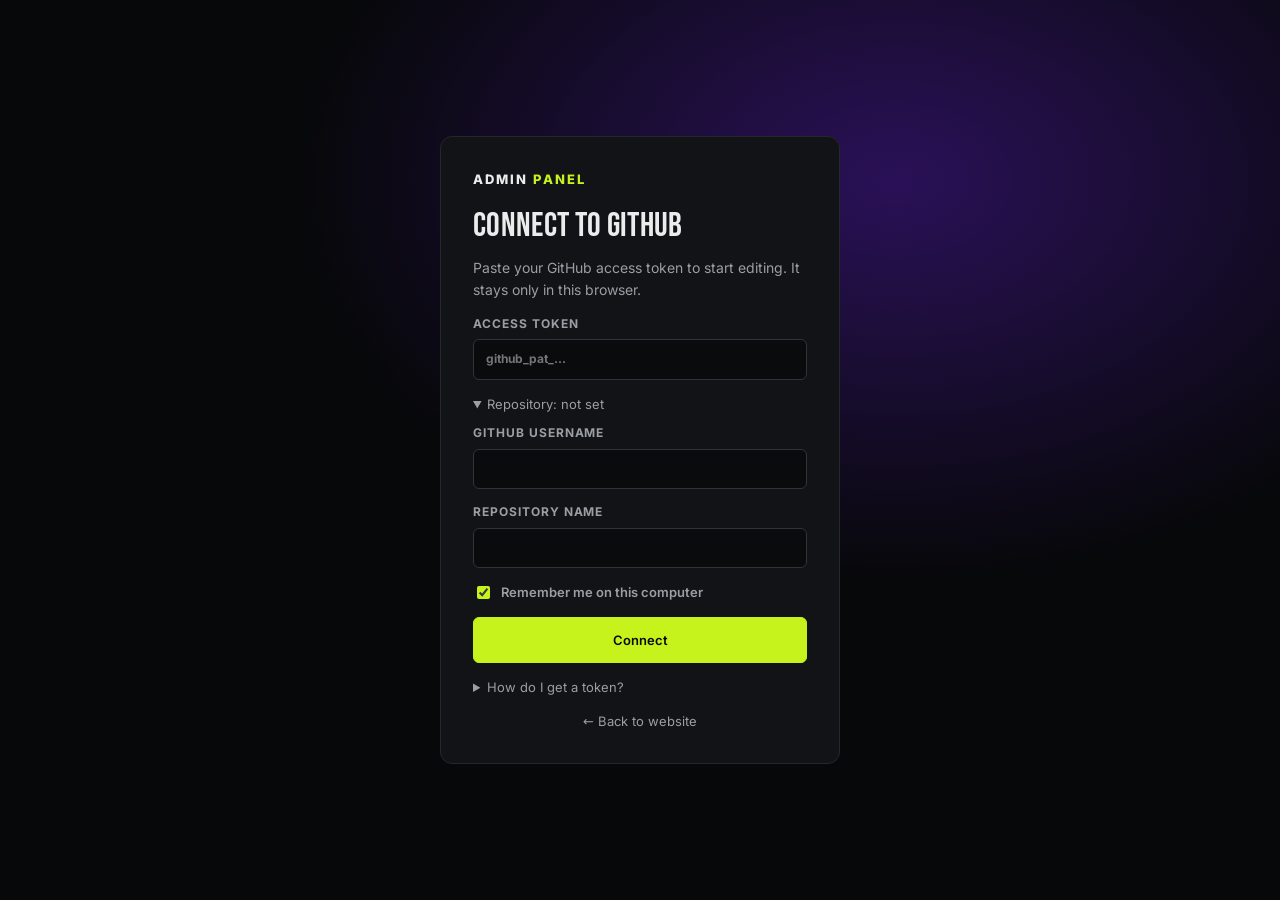
<file: admin/index.html>
<!doctype html>
<html lang="en">
<head>
<meta charset="utf-8">
<meta name="viewport" content="width=device-width, initial-scale=1">
<meta name="robots" content="noindex, nofollow">
<meta name="referrer" content="no-referrer">
<title>Admin panel</title>
<link rel="icon" href="../assets/img/favicon.svg" type="image/svg+xml">
<link rel="stylesheet" href="admin.css?v=1">
</head>
<body>
<div id="app"><p class="loading" style="text-align:center">Loading…</p></div>
<noscript>Please turn on JavaScript to use the admin panel.</noscript>
<script src="../assets/js/icons.js?v=3"></script>
<script src="admin.js?v=1"></script>
</body>
</html>
</file>
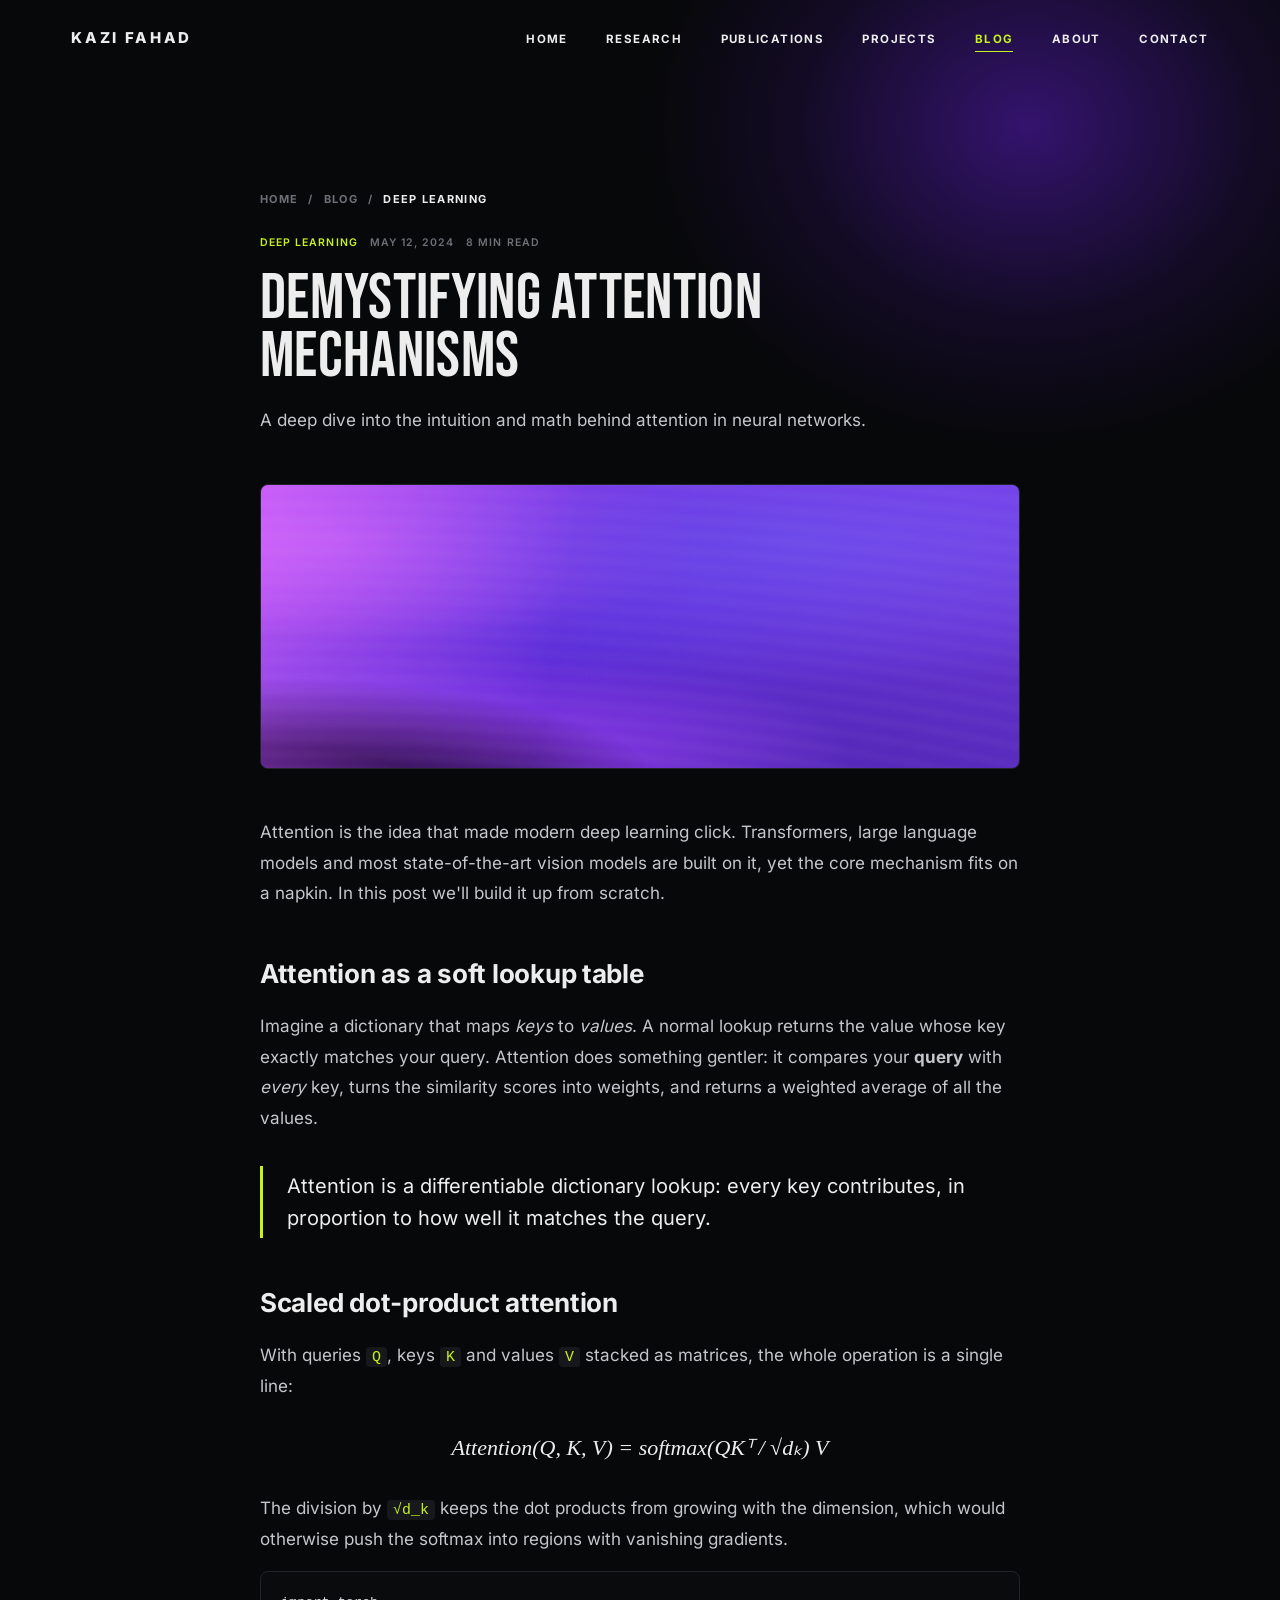
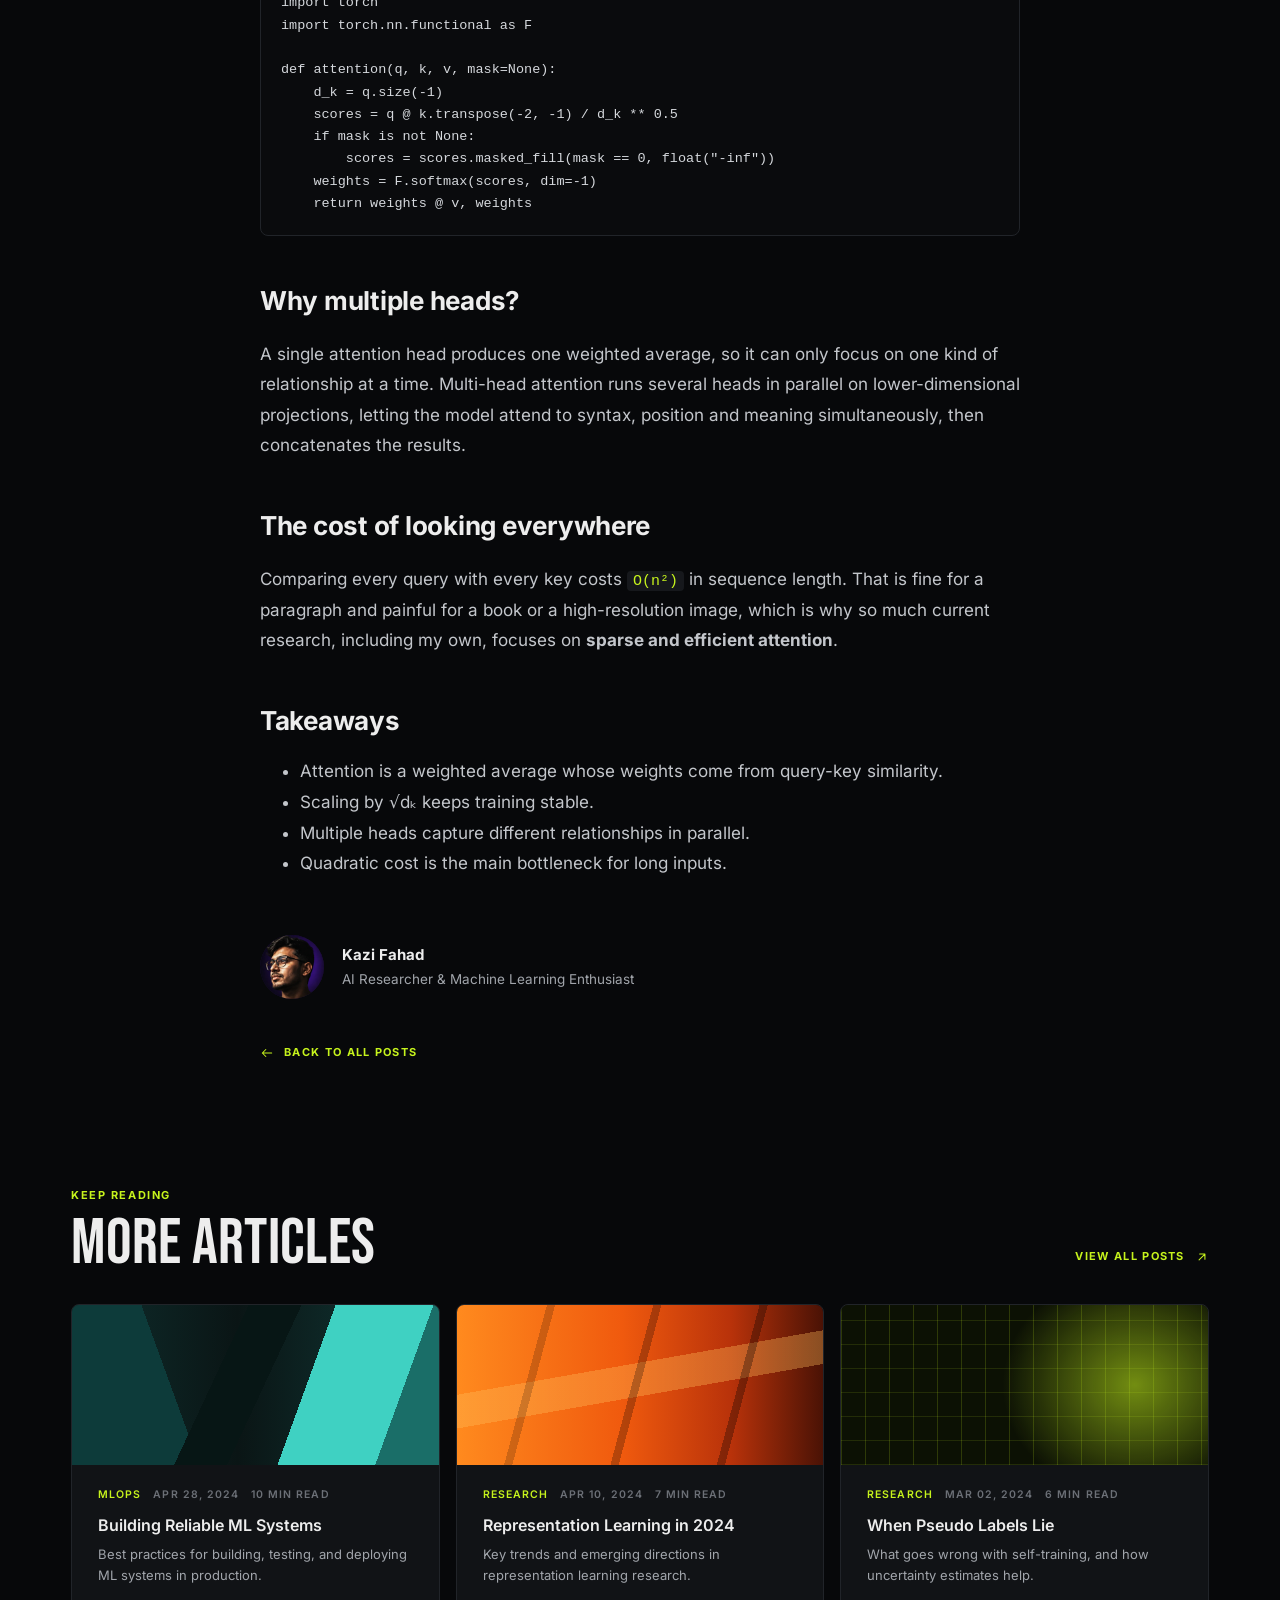
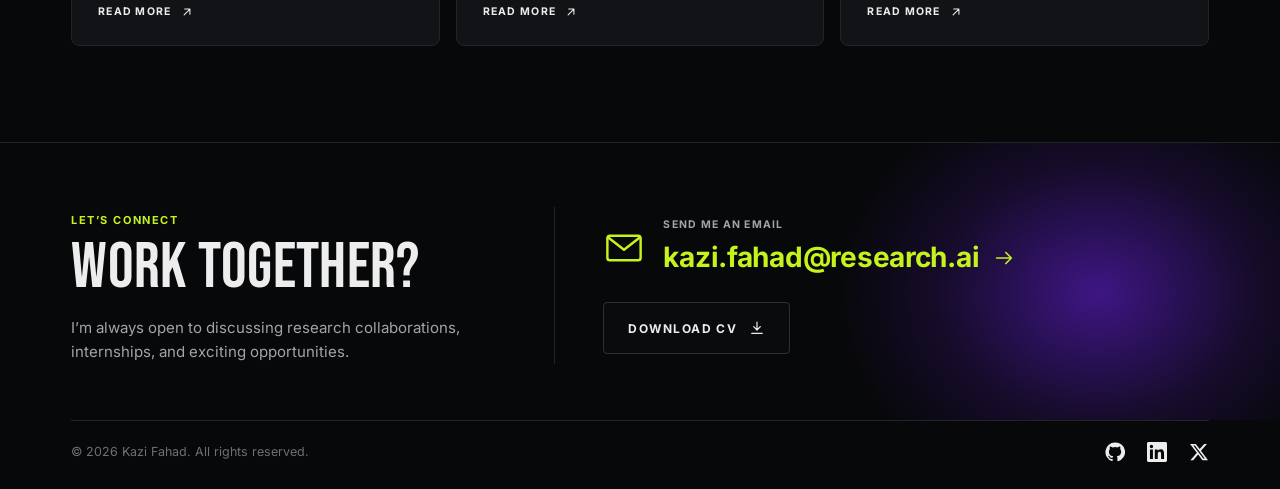
<file: blog/demystifying-attention.html>
<!doctype html>
<html lang="en">
<head>
<meta charset="utf-8">
<meta name="viewport" content="width=device-width, initial-scale=1">
<title>Demystifying Attention Mechanisms — Kazi Fahad</title>
<meta name="description" content="A deep dive into the intuition and math behind attention in neural networks.">
<meta name="theme-color" content="#07080a">
<meta property="og:title" content="Demystifying Attention Mechanisms — Kazi Fahad">
<meta property="og:description" content="A deep dive into the intuition and math behind attention in neural networks.">
<meta property="og:type" content="website">
<meta property="og:image" content="../assets/img/og-image.jpg">
<meta name="twitter:card" content="summary_large_image">
<link rel="icon" href="../assets/img/favicon.svg" type="image/svg+xml">
<link rel="preload" href="../assets/fonts/bebas-neue-latin.woff2" as="font" type="font/woff2" crossorigin>
<link rel="preload" href="../assets/fonts/inter-latin-var.woff2" as="font" type="font/woff2" crossorigin>
<link rel="stylesheet" href="../assets/css/style.css?v=2">
</head>
<body>
<a class="skip-link" href="#main">Skip to content</a>
<header class="site-header">
  <nav class="nav container" aria-label="Main">
    <a class="brand" href="../index.html">Kazi Fahad</a>
    <button class="nav-toggle" aria-label="Toggle menu" aria-expanded="false" aria-controls="nav-links"><span></span></button>
    <ul class="nav-links" id="nav-links">
            <li><a href="../index.html">Home</a></li>
            <li><a href="../research.html">Research</a></li>
            <li><a href="../publications.html">Publications</a></li>
            <li><a href="../projects.html">Projects</a></li>
            <li><a href="../blog.html" aria-current="page">Blog</a></li>
            <li><a href="../about.html">About</a></li>
            <li><a href="../contact.html">Contact</a></li>
          </ul>
  </nav>
</header>
<main id="main">
<section class="page-hero" style="padding-bottom:48px;border-bottom:0">
  <div class="container">
    <div class="article">
      <nav class="breadcrumb" aria-label="Breadcrumb"><a href="../index.html">Home</a><span>/</span><a href="../blog.html">Blog</a><span>/</span><span aria-current="page">Deep Learning</span></nav>
      <div class="post-meta"><span class="cat">Deep Learning</span><span>May 12, 2024</span><span>8 min read</span></div>
      <h1 class="display h2">Demystifying Attention Mechanisms</h1>
      <p class="lead" style="margin-top:18px">A deep dive into the intuition and math behind attention in neural networks.</p>
    </div>
  </div>
</section>
<section>
  <div class="container">
    <div class="article">
      <div class="article-cover"><div class="art-violet"></div></div>
      <p>Attention is the idea that made modern deep learning click. Transformers, large language models and most state-of-the-art vision models are built on it, yet the core mechanism fits on a napkin. In this post we&#039;ll build it up from scratch.</p>
<h2>Attention as a soft lookup table</h2>
<p>Imagine a dictionary that maps <em>keys</em> to <em>values</em>. A normal lookup returns the value whose key exactly matches your query. Attention does something gentler: it compares your <strong>query</strong> with <em>every</em> key, turns the similarity scores into weights, and returns a weighted average of all the values.</p>
<blockquote>Attention is a differentiable dictionary lookup: every key contributes, in proportion to how well it matches the query.</blockquote>
<h2>Scaled dot-product attention</h2>
<p>With queries <code>Q</code>, keys <code>K</code> and values <code>V</code> stacked as matrices, the whole operation is a single line:</p>
<div class="math">Attention(Q, K, V) = softmax(QKᵀ / √dₖ) V</div>
<p>The division by <code>√d_k</code> keeps the dot products from growing with the dimension, which would otherwise push the softmax into regions with vanishing gradients.</p>
<pre><code>import torch
import torch.nn.functional as F

def attention(q, k, v, mask=None):
    d_k = q.size(-1)
    scores = q @ k.transpose(-2, -1) / d_k ** 0.5
    if mask is not None:
        scores = scores.masked_fill(mask == 0, float(&quot;-inf&quot;))
    weights = F.softmax(scores, dim=-1)
    return weights @ v, weights</code></pre>
<h2>Why multiple heads?</h2>
<p>A single attention head produces one weighted average, so it can only focus on one kind of relationship at a time. Multi-head attention runs several heads in parallel on lower-dimensional projections, letting the model attend to syntax, position and meaning simultaneously, then concatenates the results.</p>
<h2>The cost of looking everywhere</h2>
<p>Comparing every query with every key costs <code>O(n²)</code> in sequence length. That is fine for a paragraph and painful for a book or a high-resolution image, which is why so much current research, including my own, focuses on <strong>sparse and efficient attention</strong>.</p>
<h2>Takeaways</h2>
<ul><li>Attention is a weighted average whose weights come from query-key similarity.</li><li>Scaling by √dₖ keeps training stable.</li><li>Multiple heads capture different relationships in parallel.</li><li>Quadratic cost is the main bottleneck for long inputs.</li></ul>      <div class="author-box">
        <img src="../assets/img/portrait.jpg" alt="" width="64" height="64">
        <div><b>Kazi Fahad</b><span>AI Researcher &amp; Machine Learning Enthusiast</span></div>
      </div>
      <p style="margin-top:40px"><a class="link-arrow" href="../blog.html"><svg xmlns="http://www.w3.org/2000/svg" viewBox="0 0 24 24" fill="none" stroke="currentColor" stroke-linecap="round" stroke-linejoin="round" stroke-width="1.8" aria-hidden="true"><path d="M20 12H4M10 6l-6 6 6 6"/></svg> Back to all posts</a></p>
    </div>
  </div>
</section>
<section class="section">
  <div class="container">
    <div class="section-head">
  <div><span class="eyebrow">Keep reading</span><h2 class="display h2">More articles</h2></div>
  <a class="link-arrow" href="../blog.html">View all posts <svg xmlns="http://www.w3.org/2000/svg" viewBox="0 0 24 24" fill="none" stroke="currentColor" stroke-linecap="round" stroke-linejoin="round" stroke-width="1.8" aria-hidden="true"><path d="M7 17 17 7M8 7h9v9"/></svg></a>
</div>    <div class="grid grid-3"><article class="card post-card reveal" id="reliable-ml-systems" data-tags="mlops">
  <a class="thumb" href="../blog/reliable-ml-systems.html" aria-hidden="true" tabindex="-1"><div class="art-teal"></div></a>
  <div class="body">
    <div class="post-meta"><span class="cat">MLOps</span><span>Apr 28, 2024</span><span>10 min read</span></div>
    <h3><a href="../blog/reliable-ml-systems.html">Building Reliable ML Systems</a></h3>
    <p>Best practices for building, testing, and deploying ML systems in production.</p>
    <a class="mini-link" href="../blog/reliable-ml-systems.html">Read more <svg xmlns="http://www.w3.org/2000/svg" viewBox="0 0 24 24" fill="none" stroke="currentColor" stroke-linecap="round" stroke-linejoin="round" stroke-width="1.8" aria-hidden="true"><path d="M7 17 17 7M8 7h9v9"/></svg></a>
  </div>
</article><article class="card post-card reveal" id="representation-learning-2024" data-tags="research">
  <a class="thumb" href="../blog/representation-learning-2024.html" aria-hidden="true" tabindex="-1"><div class="art-orange"></div></a>
  <div class="body">
    <div class="post-meta"><span class="cat">Research</span><span>Apr 10, 2024</span><span>7 min read</span></div>
    <h3><a href="../blog/representation-learning-2024.html">Representation Learning in 2024</a></h3>
    <p>Key trends and emerging directions in representation learning research.</p>
    <a class="mini-link" href="../blog/representation-learning-2024.html">Read more <svg xmlns="http://www.w3.org/2000/svg" viewBox="0 0 24 24" fill="none" stroke="currentColor" stroke-linecap="round" stroke-linejoin="round" stroke-width="1.8" aria-hidden="true"><path d="M7 17 17 7M8 7h9v9"/></svg></a>
  </div>
</article><article class="card post-card reveal" id="pseudo-labels" data-tags="research">
  <a class="thumb" href="../blog/pseudo-labels.html" aria-hidden="true" tabindex="-1"><div class="art-lime"></div></a>
  <div class="body">
    <div class="post-meta"><span class="cat">Research</span><span>Mar 02, 2024</span><span>6 min read</span></div>
    <h3><a href="../blog/pseudo-labels.html">When Pseudo Labels Lie</a></h3>
    <p>What goes wrong with self-training, and how uncertainty estimates help.</p>
    <a class="mini-link" href="../blog/pseudo-labels.html">Read more <svg xmlns="http://www.w3.org/2000/svg" viewBox="0 0 24 24" fill="none" stroke="currentColor" stroke-linecap="round" stroke-linejoin="round" stroke-width="1.8" aria-hidden="true"><path d="M7 17 17 7M8 7h9v9"/></svg></a>
  </div>
</article></div>
  </div>
</section>
</main>
<section class="cta" aria-labelledby="cta-title">
  <div class="container cta-grid">
    <div class="reveal">
      <span class="eyebrow">Let’s connect</span>
      <h2 class="display h2" id="cta-title">Work together?</h2>
      <p>I’m always open to discussing research collaborations, internships, and exciting opportunities.</p>
    </div>
    <div class="reveal">
      <div class="mail-block"><svg class="icon" xmlns="http://www.w3.org/2000/svg" viewBox="0 0 24 24" fill="none" stroke="currentColor" stroke-linecap="round" stroke-linejoin="round" stroke-width="1.4" aria-hidden="true"><rect x="2.5" y="5" width="19" height="14" rx="1.5"/><path d="m3 6 9 7 9-7"/></svg>
        <div><small>Send me an email</small><a href="mailto:kazi.fahad@research.ai">kazi.fahad@research.ai <svg xmlns="http://www.w3.org/2000/svg" viewBox="0 0 24 24" fill="none" stroke="currentColor" stroke-linecap="round" stroke-linejoin="round" stroke-width="1.8" aria-hidden="true"><path d="M4 12h16M14 6l6 6-6 6"/></svg></a></div>
      </div>
      <a class="btn btn-outline" href="../assets/files/Kazi_Fahad_CV.pdf" download>Download CV <svg xmlns="http://www.w3.org/2000/svg" viewBox="0 0 24 24" fill="none" stroke="currentColor" stroke-linecap="round" stroke-linejoin="round" stroke-width="1.8" aria-hidden="true"><path d="M12 3v12M7 10l5 5 5-5M4 20h16"/></svg></a>
    </div>
  </div>
</section><footer class="site-footer">
  <div class="container footer-bar">
    <p style="margin:0">&copy; <span data-year>2026</span> Kazi Fahad. All rights reserved.</p>
    <div class="socials"><a href="https://github.com/" target="_blank" rel="noopener"><svg xmlns="http://www.w3.org/2000/svg" viewBox="0 0 24 24" fill="currentColor" role="img" aria-label="GitHub"><path d="M12 .5a11.5 11.5 0 0 0-3.64 22.41c.58.1.79-.25.79-.56v-2c-3.2.7-3.88-1.37-3.88-1.37-.52-1.33-1.28-1.69-1.28-1.69-1.05-.71.08-.7.08-.7 1.16.08 1.77 1.19 1.77 1.19 1.03 1.77 2.7 1.26 3.36.96.1-.75.4-1.26.73-1.55-2.55-.29-5.24-1.28-5.24-5.69 0-1.26.45-2.29 1.19-3.09-.12-.29-.52-1.46.11-3.05 0 0 .97-.31 3.17 1.18a11 11 0 0 1 5.77 0c2.2-1.49 3.17-1.18 3.17-1.18.63 1.59.23 2.76.11 3.05.74.8 1.19 1.83 1.19 3.09 0 4.42-2.7 5.39-5.26 5.68.41.36.78 1.06.78 2.14v3.17c0 .31.21.67.8.56A11.5 11.5 0 0 0 12 .5z"/></svg></a><a href="https://www.linkedin.com/" target="_blank" rel="noopener"><svg xmlns="http://www.w3.org/2000/svg" viewBox="0 0 24 24" fill="currentColor" role="img" aria-label="LinkedIn"><path d="M20.45 20.45h-3.56v-5.57c0-1.33-.02-3.04-1.85-3.04-1.86 0-2.14 1.45-2.14 2.94v5.67H9.35V9h3.41v1.56h.05c.48-.9 1.64-1.85 3.37-1.85 3.6 0 4.27 2.37 4.27 5.46zM5.34 7.43a2.06 2.06 0 1 1 0-4.13 2.06 2.06 0 0 1 0 4.13zM7.12 20.45H3.56V9h3.56zM22.22 0H1.77C.79 0 0 .77 0 1.73v20.54C0 23.23.79 24 1.77 24h20.45c.98 0 1.78-.77 1.78-1.73V1.73C24 .77 23.2 0 22.22 0z"/></svg></a><a href="https://x.com/" target="_blank" rel="noopener"><svg xmlns="http://www.w3.org/2000/svg" viewBox="0 0 24 24" fill="currentColor" role="img" aria-label="X (Twitter)"><path d="M18.24 2.25h3.31l-7.23 8.26 8.5 11.24h-6.66l-5.21-6.82-5.97 6.82H1.68l7.73-8.84L1.25 2.25h6.83l4.71 6.23zm-1.16 17.52h1.83L7.08 4.13H5.12z"/></svg></a></div>
  </div>
</footer><script src="../assets/js/main.js?v=2" defer></script>
</body>
</html>
</file>
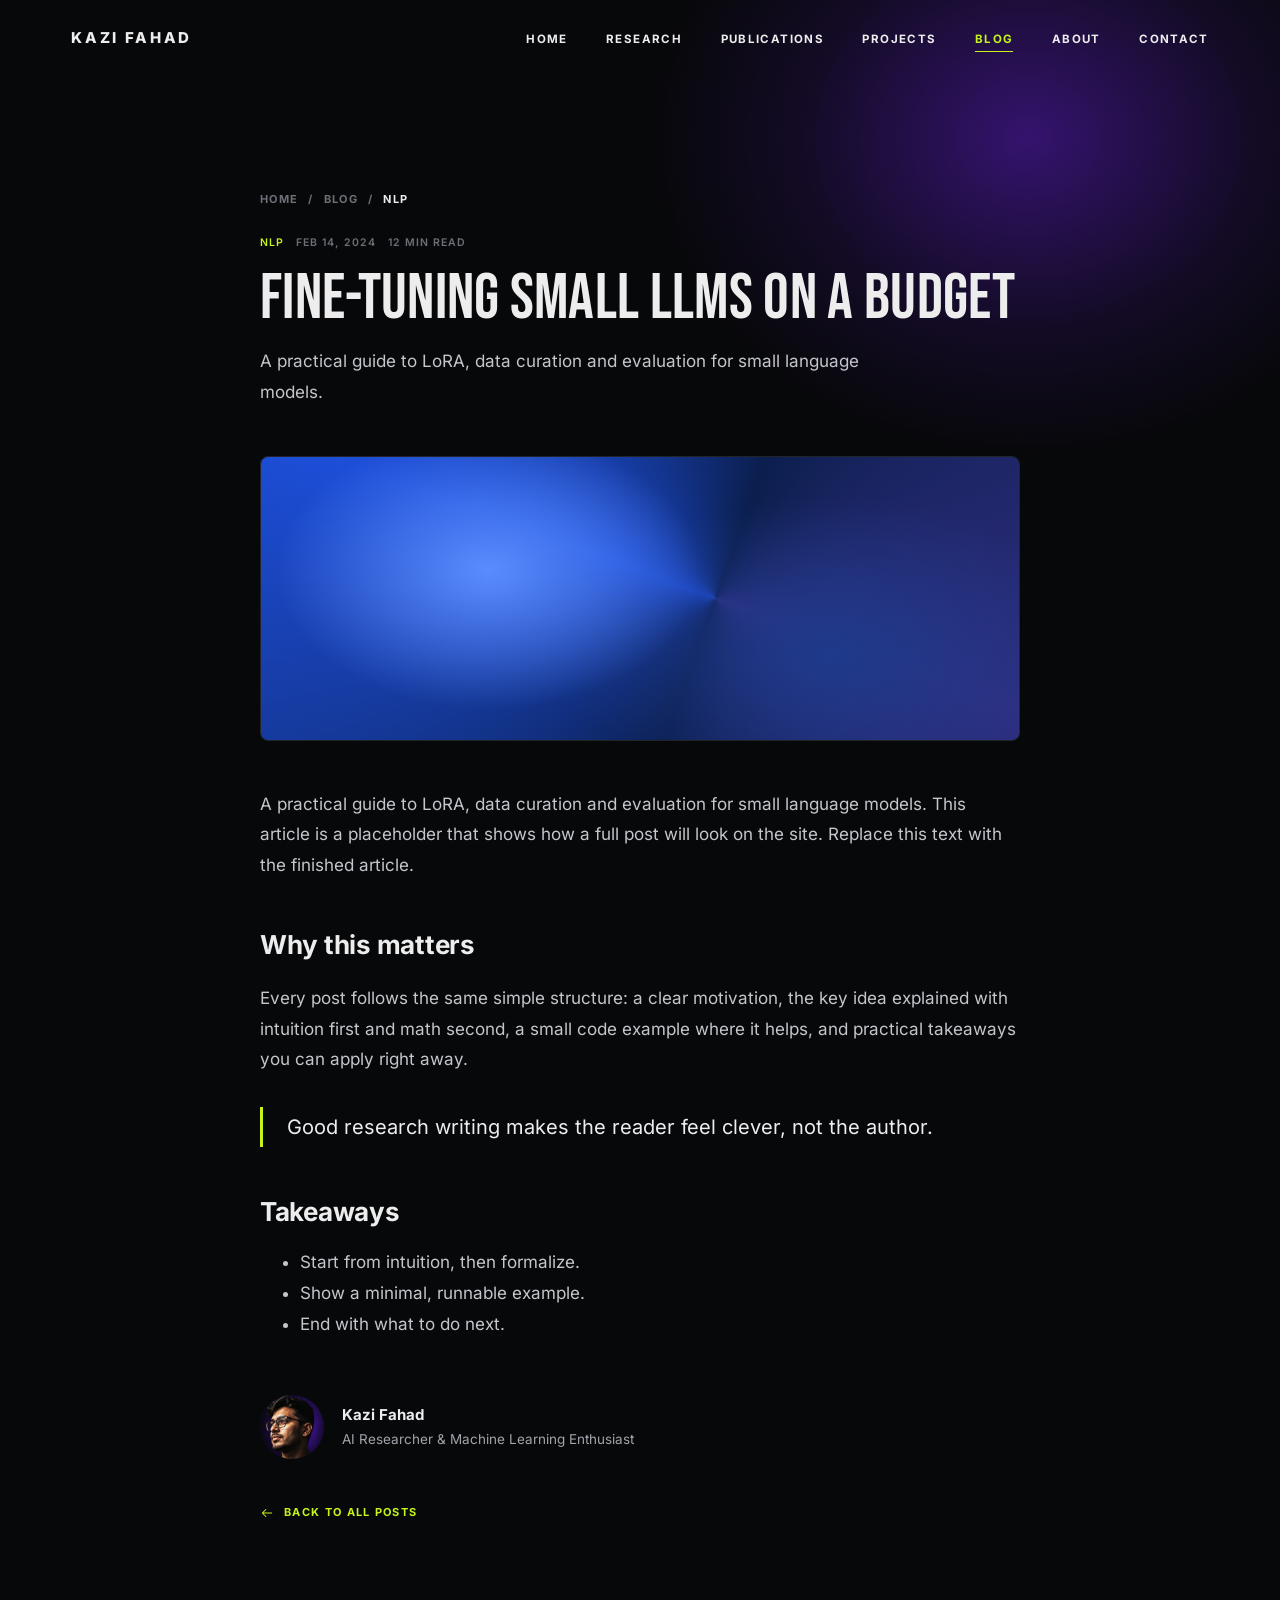
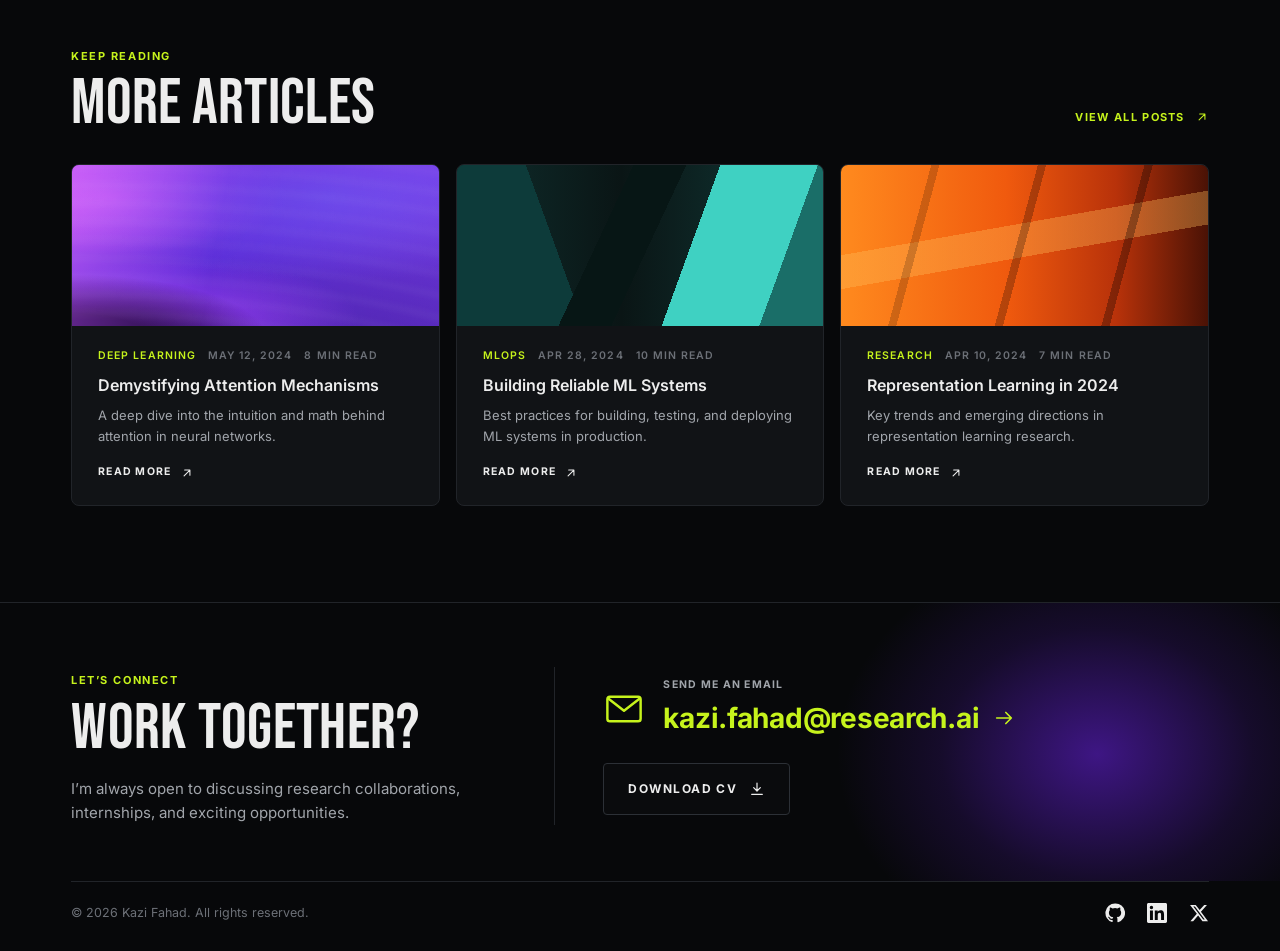
<file: blog/finetune-small-llms.html>
<!doctype html>
<html lang="en">
<head>
<meta charset="utf-8">
<meta name="viewport" content="width=device-width, initial-scale=1">
<title>Fine-Tuning Small LLMs on a Budget — Kazi Fahad</title>
<meta name="description" content="A practical guide to LoRA, data curation and evaluation for small language models.">
<meta name="theme-color" content="#07080a">
<meta property="og:title" content="Fine-Tuning Small LLMs on a Budget — Kazi Fahad">
<meta property="og:description" content="A practical guide to LoRA, data curation and evaluation for small language models.">
<meta property="og:type" content="website">
<meta property="og:image" content="../assets/img/og-image.jpg">
<meta name="twitter:card" content="summary_large_image">
<link rel="icon" href="../assets/img/favicon.svg" type="image/svg+xml">
<link rel="preload" href="../assets/fonts/bebas-neue-latin.woff2" as="font" type="font/woff2" crossorigin>
<link rel="preload" href="../assets/fonts/inter-latin-var.woff2" as="font" type="font/woff2" crossorigin>
<link rel="stylesheet" href="../assets/css/style.css?v=2">
</head>
<body>
<a class="skip-link" href="#main">Skip to content</a>
<header class="site-header">
  <nav class="nav container" aria-label="Main">
    <a class="brand" href="../index.html">Kazi Fahad</a>
    <button class="nav-toggle" aria-label="Toggle menu" aria-expanded="false" aria-controls="nav-links"><span></span></button>
    <ul class="nav-links" id="nav-links">
            <li><a href="../index.html">Home</a></li>
            <li><a href="../research.html">Research</a></li>
            <li><a href="../publications.html">Publications</a></li>
            <li><a href="../projects.html">Projects</a></li>
            <li><a href="../blog.html" aria-current="page">Blog</a></li>
            <li><a href="../about.html">About</a></li>
            <li><a href="../contact.html">Contact</a></li>
          </ul>
  </nav>
</header>
<main id="main">
<section class="page-hero" style="padding-bottom:48px;border-bottom:0">
  <div class="container">
    <div class="article">
      <nav class="breadcrumb" aria-label="Breadcrumb"><a href="../index.html">Home</a><span>/</span><a href="../blog.html">Blog</a><span>/</span><span aria-current="page">NLP</span></nav>
      <div class="post-meta"><span class="cat">NLP</span><span>Feb 14, 2024</span><span>12 min read</span></div>
      <h1 class="display h2">Fine-Tuning Small LLMs on a Budget</h1>
      <p class="lead" style="margin-top:18px">A practical guide to LoRA, data curation and evaluation for small language models.</p>
    </div>
  </div>
</section>
<section>
  <div class="container">
    <div class="article">
      <div class="article-cover"><div class="art-blue"></div></div>
      <p>A practical guide to LoRA, data curation and evaluation for small language models. This article is a placeholder that shows how a full post will look on the site. Replace this text with the finished article.</p>
<h2>Why this matters</h2>
<p>Every post follows the same simple structure: a clear motivation, the key idea explained with intuition first and math second, a small code example where it helps, and practical takeaways you can apply right away.</p>
<blockquote>Good research writing makes the reader feel clever, not the author.</blockquote>
<h2>Takeaways</h2>
<ul><li>Start from intuition, then formalize.</li><li>Show a minimal, runnable example.</li><li>End with what to do next.</li></ul>      <div class="author-box">
        <img src="../assets/img/portrait.jpg" alt="" width="64" height="64">
        <div><b>Kazi Fahad</b><span>AI Researcher &amp; Machine Learning Enthusiast</span></div>
      </div>
      <p style="margin-top:40px"><a class="link-arrow" href="../blog.html"><svg xmlns="http://www.w3.org/2000/svg" viewBox="0 0 24 24" fill="none" stroke="currentColor" stroke-linecap="round" stroke-linejoin="round" stroke-width="1.8" aria-hidden="true"><path d="M20 12H4M10 6l-6 6 6 6"/></svg> Back to all posts</a></p>
    </div>
  </div>
</section>
<section class="section">
  <div class="container">
    <div class="section-head">
  <div><span class="eyebrow">Keep reading</span><h2 class="display h2">More articles</h2></div>
  <a class="link-arrow" href="../blog.html">View all posts <svg xmlns="http://www.w3.org/2000/svg" viewBox="0 0 24 24" fill="none" stroke="currentColor" stroke-linecap="round" stroke-linejoin="round" stroke-width="1.8" aria-hidden="true"><path d="M7 17 17 7M8 7h9v9"/></svg></a>
</div>    <div class="grid grid-3"><article class="card post-card reveal" id="demystifying-attention" data-tags="deep-learning">
  <a class="thumb" href="../blog/demystifying-attention.html" aria-hidden="true" tabindex="-1"><div class="art-violet"></div></a>
  <div class="body">
    <div class="post-meta"><span class="cat">Deep Learning</span><span>May 12, 2024</span><span>8 min read</span></div>
    <h3><a href="../blog/demystifying-attention.html">Demystifying Attention Mechanisms</a></h3>
    <p>A deep dive into the intuition and math behind attention in neural networks.</p>
    <a class="mini-link" href="../blog/demystifying-attention.html">Read more <svg xmlns="http://www.w3.org/2000/svg" viewBox="0 0 24 24" fill="none" stroke="currentColor" stroke-linecap="round" stroke-linejoin="round" stroke-width="1.8" aria-hidden="true"><path d="M7 17 17 7M8 7h9v9"/></svg></a>
  </div>
</article><article class="card post-card reveal" id="reliable-ml-systems" data-tags="mlops">
  <a class="thumb" href="../blog/reliable-ml-systems.html" aria-hidden="true" tabindex="-1"><div class="art-teal"></div></a>
  <div class="body">
    <div class="post-meta"><span class="cat">MLOps</span><span>Apr 28, 2024</span><span>10 min read</span></div>
    <h3><a href="../blog/reliable-ml-systems.html">Building Reliable ML Systems</a></h3>
    <p>Best practices for building, testing, and deploying ML systems in production.</p>
    <a class="mini-link" href="../blog/reliable-ml-systems.html">Read more <svg xmlns="http://www.w3.org/2000/svg" viewBox="0 0 24 24" fill="none" stroke="currentColor" stroke-linecap="round" stroke-linejoin="round" stroke-width="1.8" aria-hidden="true"><path d="M7 17 17 7M8 7h9v9"/></svg></a>
  </div>
</article><article class="card post-card reveal" id="representation-learning-2024" data-tags="research">
  <a class="thumb" href="../blog/representation-learning-2024.html" aria-hidden="true" tabindex="-1"><div class="art-orange"></div></a>
  <div class="body">
    <div class="post-meta"><span class="cat">Research</span><span>Apr 10, 2024</span><span>7 min read</span></div>
    <h3><a href="../blog/representation-learning-2024.html">Representation Learning in 2024</a></h3>
    <p>Key trends and emerging directions in representation learning research.</p>
    <a class="mini-link" href="../blog/representation-learning-2024.html">Read more <svg xmlns="http://www.w3.org/2000/svg" viewBox="0 0 24 24" fill="none" stroke="currentColor" stroke-linecap="round" stroke-linejoin="round" stroke-width="1.8" aria-hidden="true"><path d="M7 17 17 7M8 7h9v9"/></svg></a>
  </div>
</article></div>
  </div>
</section>
</main>
<section class="cta" aria-labelledby="cta-title">
  <div class="container cta-grid">
    <div class="reveal">
      <span class="eyebrow">Let’s connect</span>
      <h2 class="display h2" id="cta-title">Work together?</h2>
      <p>I’m always open to discussing research collaborations, internships, and exciting opportunities.</p>
    </div>
    <div class="reveal">
      <div class="mail-block"><svg class="icon" xmlns="http://www.w3.org/2000/svg" viewBox="0 0 24 24" fill="none" stroke="currentColor" stroke-linecap="round" stroke-linejoin="round" stroke-width="1.4" aria-hidden="true"><rect x="2.5" y="5" width="19" height="14" rx="1.5"/><path d="m3 6 9 7 9-7"/></svg>
        <div><small>Send me an email</small><a href="mailto:kazi.fahad@research.ai">kazi.fahad@research.ai <svg xmlns="http://www.w3.org/2000/svg" viewBox="0 0 24 24" fill="none" stroke="currentColor" stroke-linecap="round" stroke-linejoin="round" stroke-width="1.8" aria-hidden="true"><path d="M4 12h16M14 6l6 6-6 6"/></svg></a></div>
      </div>
      <a class="btn btn-outline" href="../assets/files/Kazi_Fahad_CV.pdf" download>Download CV <svg xmlns="http://www.w3.org/2000/svg" viewBox="0 0 24 24" fill="none" stroke="currentColor" stroke-linecap="round" stroke-linejoin="round" stroke-width="1.8" aria-hidden="true"><path d="M12 3v12M7 10l5 5 5-5M4 20h16"/></svg></a>
    </div>
  </div>
</section><footer class="site-footer">
  <div class="container footer-bar">
    <p style="margin:0">&copy; <span data-year>2026</span> Kazi Fahad. All rights reserved.</p>
    <div class="socials"><a href="https://github.com/" target="_blank" rel="noopener"><svg xmlns="http://www.w3.org/2000/svg" viewBox="0 0 24 24" fill="currentColor" role="img" aria-label="GitHub"><path d="M12 .5a11.5 11.5 0 0 0-3.64 22.41c.58.1.79-.25.79-.56v-2c-3.2.7-3.88-1.37-3.88-1.37-.52-1.33-1.28-1.69-1.28-1.69-1.05-.71.08-.7.08-.7 1.16.08 1.77 1.19 1.77 1.19 1.03 1.77 2.7 1.26 3.36.96.1-.75.4-1.26.73-1.55-2.55-.29-5.24-1.28-5.24-5.69 0-1.26.45-2.29 1.19-3.09-.12-.29-.52-1.46.11-3.05 0 0 .97-.31 3.17 1.18a11 11 0 0 1 5.77 0c2.2-1.49 3.17-1.18 3.17-1.18.63 1.59.23 2.76.11 3.05.74.8 1.19 1.83 1.19 3.09 0 4.42-2.7 5.39-5.26 5.68.41.36.78 1.06.78 2.14v3.17c0 .31.21.67.8.56A11.5 11.5 0 0 0 12 .5z"/></svg></a><a href="https://www.linkedin.com/" target="_blank" rel="noopener"><svg xmlns="http://www.w3.org/2000/svg" viewBox="0 0 24 24" fill="currentColor" role="img" aria-label="LinkedIn"><path d="M20.45 20.45h-3.56v-5.57c0-1.33-.02-3.04-1.85-3.04-1.86 0-2.14 1.45-2.14 2.94v5.67H9.35V9h3.41v1.56h.05c.48-.9 1.64-1.85 3.37-1.85 3.6 0 4.27 2.37 4.27 5.46zM5.34 7.43a2.06 2.06 0 1 1 0-4.13 2.06 2.06 0 0 1 0 4.13zM7.12 20.45H3.56V9h3.56zM22.22 0H1.77C.79 0 0 .77 0 1.73v20.54C0 23.23.79 24 1.77 24h20.45c.98 0 1.78-.77 1.78-1.73V1.73C24 .77 23.2 0 22.22 0z"/></svg></a><a href="https://x.com/" target="_blank" rel="noopener"><svg xmlns="http://www.w3.org/2000/svg" viewBox="0 0 24 24" fill="currentColor" role="img" aria-label="X (Twitter)"><path d="M18.24 2.25h3.31l-7.23 8.26 8.5 11.24h-6.66l-5.21-6.82-5.97 6.82H1.68l7.73-8.84L1.25 2.25h6.83l4.71 6.23zm-1.16 17.52h1.83L7.08 4.13H5.12z"/></svg></a></div>
  </div>
</footer><script src="../assets/js/main.js?v=2" defer></script>
</body>
</html>
</file>
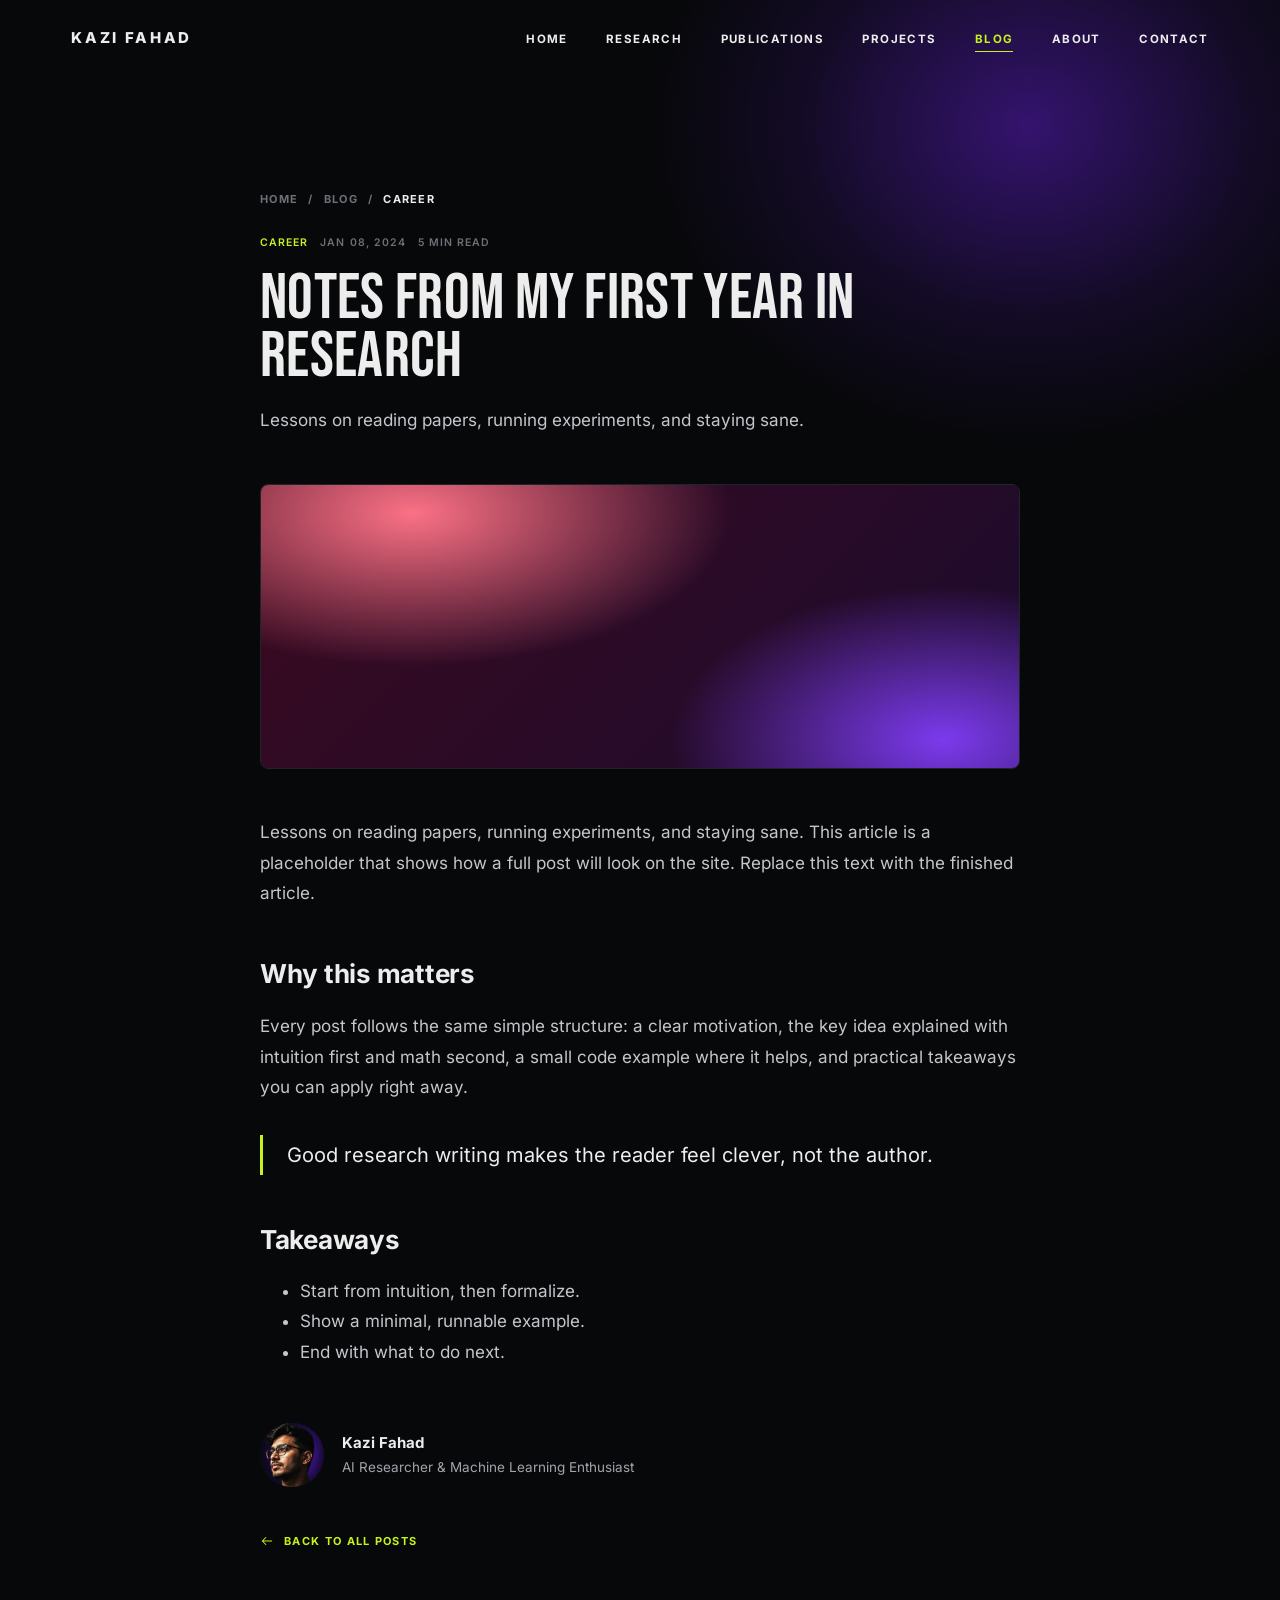
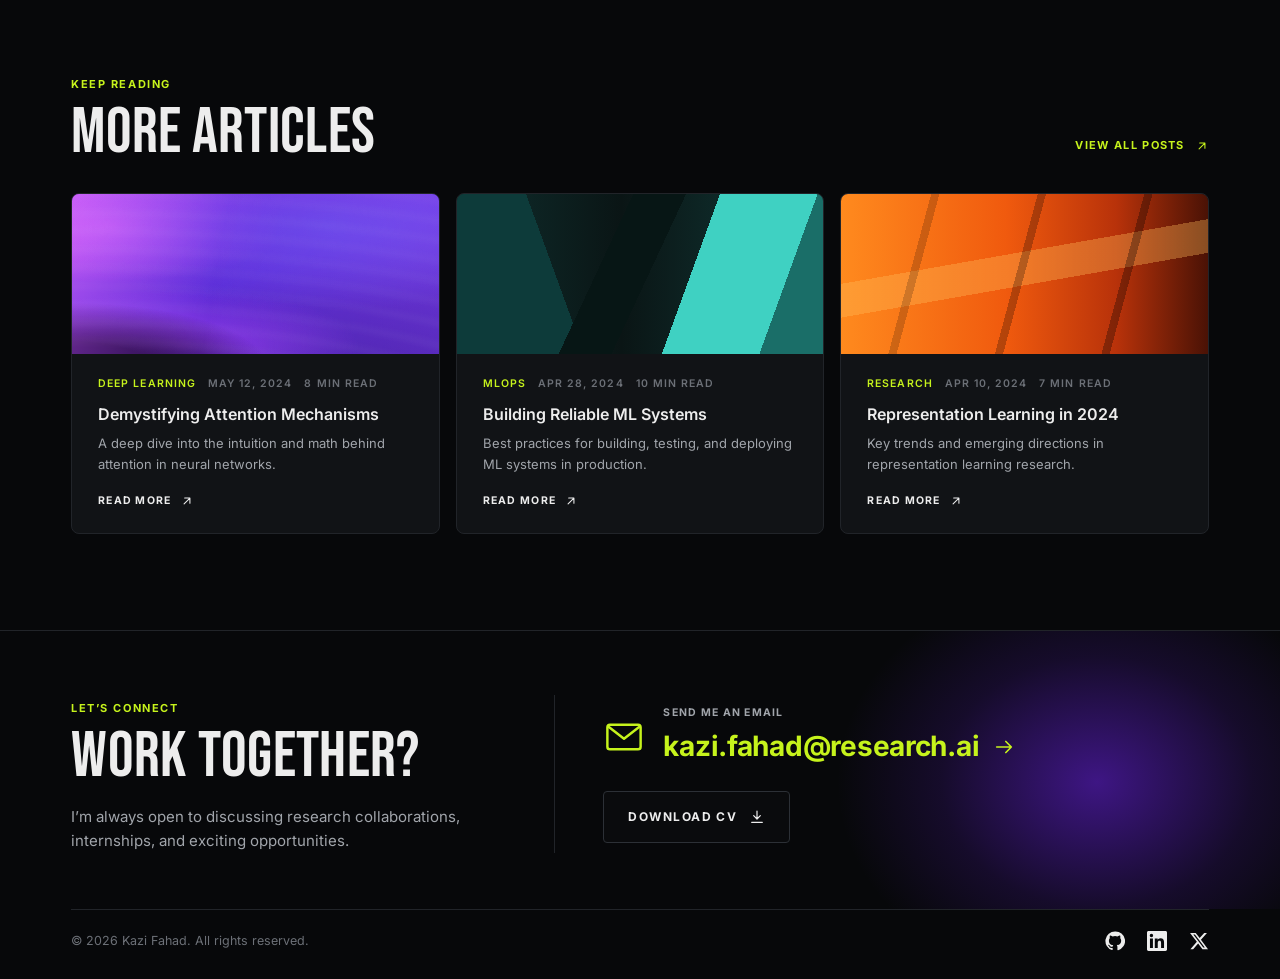
<file: blog/phd-notes.html>
<!doctype html>
<html lang="en">
<head>
<meta charset="utf-8">
<meta name="viewport" content="width=device-width, initial-scale=1">
<title>Notes From My First Year in Research — Kazi Fahad</title>
<meta name="description" content="Lessons on reading papers, running experiments, and staying sane.">
<meta name="theme-color" content="#07080a">
<meta property="og:title" content="Notes From My First Year in Research — Kazi Fahad">
<meta property="og:description" content="Lessons on reading papers, running experiments, and staying sane.">
<meta property="og:type" content="website">
<meta property="og:image" content="../assets/img/og-image.jpg">
<meta name="twitter:card" content="summary_large_image">
<link rel="icon" href="../assets/img/favicon.svg" type="image/svg+xml">
<link rel="preload" href="../assets/fonts/bebas-neue-latin.woff2" as="font" type="font/woff2" crossorigin>
<link rel="preload" href="../assets/fonts/inter-latin-var.woff2" as="font" type="font/woff2" crossorigin>
<link rel="stylesheet" href="../assets/css/style.css?v=2">
</head>
<body>
<a class="skip-link" href="#main">Skip to content</a>
<header class="site-header">
  <nav class="nav container" aria-label="Main">
    <a class="brand" href="../index.html">Kazi Fahad</a>
    <button class="nav-toggle" aria-label="Toggle menu" aria-expanded="false" aria-controls="nav-links"><span></span></button>
    <ul class="nav-links" id="nav-links">
            <li><a href="../index.html">Home</a></li>
            <li><a href="../research.html">Research</a></li>
            <li><a href="../publications.html">Publications</a></li>
            <li><a href="../projects.html">Projects</a></li>
            <li><a href="../blog.html" aria-current="page">Blog</a></li>
            <li><a href="../about.html">About</a></li>
            <li><a href="../contact.html">Contact</a></li>
          </ul>
  </nav>
</header>
<main id="main">
<section class="page-hero" style="padding-bottom:48px;border-bottom:0">
  <div class="container">
    <div class="article">
      <nav class="breadcrumb" aria-label="Breadcrumb"><a href="../index.html">Home</a><span>/</span><a href="../blog.html">Blog</a><span>/</span><span aria-current="page">Career</span></nav>
      <div class="post-meta"><span class="cat">Career</span><span>Jan 08, 2024</span><span>5 min read</span></div>
      <h1 class="display h2">Notes From My First Year in Research</h1>
      <p class="lead" style="margin-top:18px">Lessons on reading papers, running experiments, and staying sane.</p>
    </div>
  </div>
</section>
<section>
  <div class="container">
    <div class="article">
      <div class="article-cover"><div class="art-rose"></div></div>
      <p>Lessons on reading papers, running experiments, and staying sane. This article is a placeholder that shows how a full post will look on the site. Replace this text with the finished article.</p>
<h2>Why this matters</h2>
<p>Every post follows the same simple structure: a clear motivation, the key idea explained with intuition first and math second, a small code example where it helps, and practical takeaways you can apply right away.</p>
<blockquote>Good research writing makes the reader feel clever, not the author.</blockquote>
<h2>Takeaways</h2>
<ul><li>Start from intuition, then formalize.</li><li>Show a minimal, runnable example.</li><li>End with what to do next.</li></ul>      <div class="author-box">
        <img src="../assets/img/portrait.jpg" alt="" width="64" height="64">
        <div><b>Kazi Fahad</b><span>AI Researcher &amp; Machine Learning Enthusiast</span></div>
      </div>
      <p style="margin-top:40px"><a class="link-arrow" href="../blog.html"><svg xmlns="http://www.w3.org/2000/svg" viewBox="0 0 24 24" fill="none" stroke="currentColor" stroke-linecap="round" stroke-linejoin="round" stroke-width="1.8" aria-hidden="true"><path d="M20 12H4M10 6l-6 6 6 6"/></svg> Back to all posts</a></p>
    </div>
  </div>
</section>
<section class="section">
  <div class="container">
    <div class="section-head">
  <div><span class="eyebrow">Keep reading</span><h2 class="display h2">More articles</h2></div>
  <a class="link-arrow" href="../blog.html">View all posts <svg xmlns="http://www.w3.org/2000/svg" viewBox="0 0 24 24" fill="none" stroke="currentColor" stroke-linecap="round" stroke-linejoin="round" stroke-width="1.8" aria-hidden="true"><path d="M7 17 17 7M8 7h9v9"/></svg></a>
</div>    <div class="grid grid-3"><article class="card post-card reveal" id="demystifying-attention" data-tags="deep-learning">
  <a class="thumb" href="../blog/demystifying-attention.html" aria-hidden="true" tabindex="-1"><div class="art-violet"></div></a>
  <div class="body">
    <div class="post-meta"><span class="cat">Deep Learning</span><span>May 12, 2024</span><span>8 min read</span></div>
    <h3><a href="../blog/demystifying-attention.html">Demystifying Attention Mechanisms</a></h3>
    <p>A deep dive into the intuition and math behind attention in neural networks.</p>
    <a class="mini-link" href="../blog/demystifying-attention.html">Read more <svg xmlns="http://www.w3.org/2000/svg" viewBox="0 0 24 24" fill="none" stroke="currentColor" stroke-linecap="round" stroke-linejoin="round" stroke-width="1.8" aria-hidden="true"><path d="M7 17 17 7M8 7h9v9"/></svg></a>
  </div>
</article><article class="card post-card reveal" id="reliable-ml-systems" data-tags="mlops">
  <a class="thumb" href="../blog/reliable-ml-systems.html" aria-hidden="true" tabindex="-1"><div class="art-teal"></div></a>
  <div class="body">
    <div class="post-meta"><span class="cat">MLOps</span><span>Apr 28, 2024</span><span>10 min read</span></div>
    <h3><a href="../blog/reliable-ml-systems.html">Building Reliable ML Systems</a></h3>
    <p>Best practices for building, testing, and deploying ML systems in production.</p>
    <a class="mini-link" href="../blog/reliable-ml-systems.html">Read more <svg xmlns="http://www.w3.org/2000/svg" viewBox="0 0 24 24" fill="none" stroke="currentColor" stroke-linecap="round" stroke-linejoin="round" stroke-width="1.8" aria-hidden="true"><path d="M7 17 17 7M8 7h9v9"/></svg></a>
  </div>
</article><article class="card post-card reveal" id="representation-learning-2024" data-tags="research">
  <a class="thumb" href="../blog/representation-learning-2024.html" aria-hidden="true" tabindex="-1"><div class="art-orange"></div></a>
  <div class="body">
    <div class="post-meta"><span class="cat">Research</span><span>Apr 10, 2024</span><span>7 min read</span></div>
    <h3><a href="../blog/representation-learning-2024.html">Representation Learning in 2024</a></h3>
    <p>Key trends and emerging directions in representation learning research.</p>
    <a class="mini-link" href="../blog/representation-learning-2024.html">Read more <svg xmlns="http://www.w3.org/2000/svg" viewBox="0 0 24 24" fill="none" stroke="currentColor" stroke-linecap="round" stroke-linejoin="round" stroke-width="1.8" aria-hidden="true"><path d="M7 17 17 7M8 7h9v9"/></svg></a>
  </div>
</article></div>
  </div>
</section>
</main>
<section class="cta" aria-labelledby="cta-title">
  <div class="container cta-grid">
    <div class="reveal">
      <span class="eyebrow">Let’s connect</span>
      <h2 class="display h2" id="cta-title">Work together?</h2>
      <p>I’m always open to discussing research collaborations, internships, and exciting opportunities.</p>
    </div>
    <div class="reveal">
      <div class="mail-block"><svg class="icon" xmlns="http://www.w3.org/2000/svg" viewBox="0 0 24 24" fill="none" stroke="currentColor" stroke-linecap="round" stroke-linejoin="round" stroke-width="1.4" aria-hidden="true"><rect x="2.5" y="5" width="19" height="14" rx="1.5"/><path d="m3 6 9 7 9-7"/></svg>
        <div><small>Send me an email</small><a href="mailto:kazi.fahad@research.ai">kazi.fahad@research.ai <svg xmlns="http://www.w3.org/2000/svg" viewBox="0 0 24 24" fill="none" stroke="currentColor" stroke-linecap="round" stroke-linejoin="round" stroke-width="1.8" aria-hidden="true"><path d="M4 12h16M14 6l6 6-6 6"/></svg></a></div>
      </div>
      <a class="btn btn-outline" href="../assets/files/Kazi_Fahad_CV.pdf" download>Download CV <svg xmlns="http://www.w3.org/2000/svg" viewBox="0 0 24 24" fill="none" stroke="currentColor" stroke-linecap="round" stroke-linejoin="round" stroke-width="1.8" aria-hidden="true"><path d="M12 3v12M7 10l5 5 5-5M4 20h16"/></svg></a>
    </div>
  </div>
</section><footer class="site-footer">
  <div class="container footer-bar">
    <p style="margin:0">&copy; <span data-year>2026</span> Kazi Fahad. All rights reserved.</p>
    <div class="socials"><a href="https://github.com/" target="_blank" rel="noopener"><svg xmlns="http://www.w3.org/2000/svg" viewBox="0 0 24 24" fill="currentColor" role="img" aria-label="GitHub"><path d="M12 .5a11.5 11.5 0 0 0-3.64 22.41c.58.1.79-.25.79-.56v-2c-3.2.7-3.88-1.37-3.88-1.37-.52-1.33-1.28-1.69-1.28-1.69-1.05-.71.08-.7.08-.7 1.16.08 1.77 1.19 1.77 1.19 1.03 1.77 2.7 1.26 3.36.96.1-.75.4-1.26.73-1.55-2.55-.29-5.24-1.28-5.24-5.69 0-1.26.45-2.29 1.19-3.09-.12-.29-.52-1.46.11-3.05 0 0 .97-.31 3.17 1.18a11 11 0 0 1 5.77 0c2.2-1.49 3.17-1.18 3.17-1.18.63 1.59.23 2.76.11 3.05.74.8 1.19 1.83 1.19 3.09 0 4.42-2.7 5.39-5.26 5.68.41.36.78 1.06.78 2.14v3.17c0 .31.21.67.8.56A11.5 11.5 0 0 0 12 .5z"/></svg></a><a href="https://www.linkedin.com/" target="_blank" rel="noopener"><svg xmlns="http://www.w3.org/2000/svg" viewBox="0 0 24 24" fill="currentColor" role="img" aria-label="LinkedIn"><path d="M20.45 20.45h-3.56v-5.57c0-1.33-.02-3.04-1.85-3.04-1.86 0-2.14 1.45-2.14 2.94v5.67H9.35V9h3.41v1.56h.05c.48-.9 1.64-1.85 3.37-1.85 3.6 0 4.27 2.37 4.27 5.46zM5.34 7.43a2.06 2.06 0 1 1 0-4.13 2.06 2.06 0 0 1 0 4.13zM7.12 20.45H3.56V9h3.56zM22.22 0H1.77C.79 0 0 .77 0 1.73v20.54C0 23.23.79 24 1.77 24h20.45c.98 0 1.78-.77 1.78-1.73V1.73C24 .77 23.2 0 22.22 0z"/></svg></a><a href="https://x.com/" target="_blank" rel="noopener"><svg xmlns="http://www.w3.org/2000/svg" viewBox="0 0 24 24" fill="currentColor" role="img" aria-label="X (Twitter)"><path d="M18.24 2.25h3.31l-7.23 8.26 8.5 11.24h-6.66l-5.21-6.82-5.97 6.82H1.68l7.73-8.84L1.25 2.25h6.83l4.71 6.23zm-1.16 17.52h1.83L7.08 4.13H5.12z"/></svg></a></div>
  </div>
</footer><script src="../assets/js/main.js?v=2" defer></script>
</body>
</html>
</file>
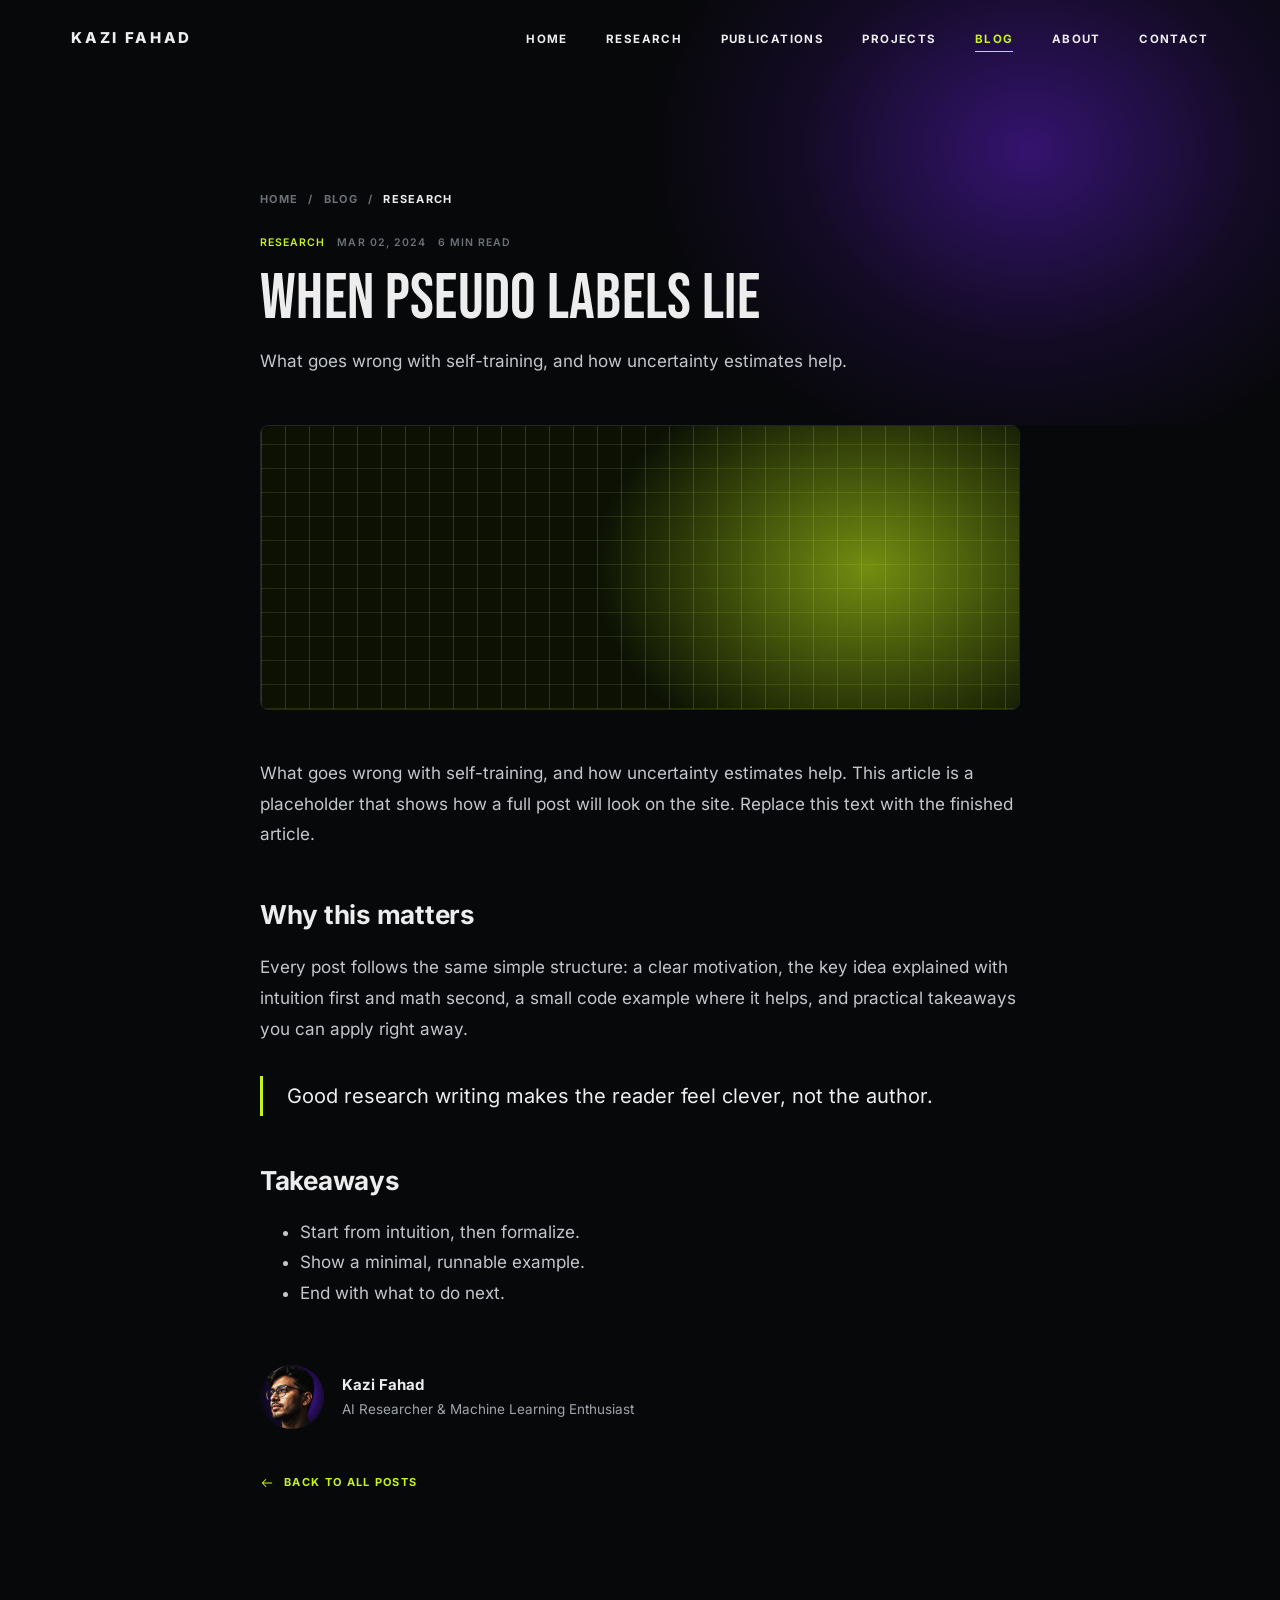
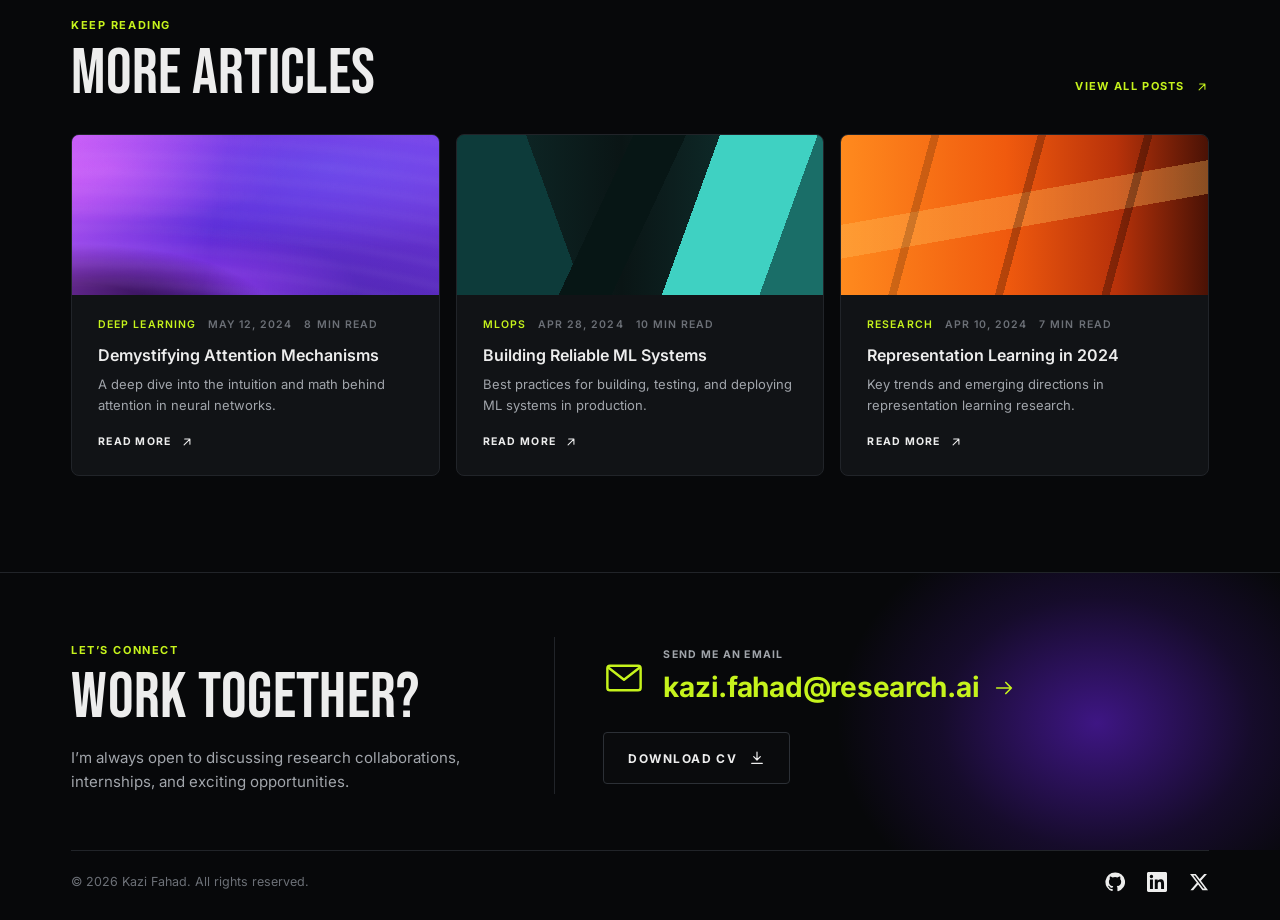
<file: blog/pseudo-labels.html>
<!doctype html>
<html lang="en">
<head>
<meta charset="utf-8">
<meta name="viewport" content="width=device-width, initial-scale=1">
<title>When Pseudo Labels Lie — Kazi Fahad</title>
<meta name="description" content="What goes wrong with self-training, and how uncertainty estimates help.">
<meta name="theme-color" content="#07080a">
<meta property="og:title" content="When Pseudo Labels Lie — Kazi Fahad">
<meta property="og:description" content="What goes wrong with self-training, and how uncertainty estimates help.">
<meta property="og:type" content="website">
<meta property="og:image" content="../assets/img/og-image.jpg">
<meta name="twitter:card" content="summary_large_image">
<link rel="icon" href="../assets/img/favicon.svg" type="image/svg+xml">
<link rel="preload" href="../assets/fonts/bebas-neue-latin.woff2" as="font" type="font/woff2" crossorigin>
<link rel="preload" href="../assets/fonts/inter-latin-var.woff2" as="font" type="font/woff2" crossorigin>
<link rel="stylesheet" href="../assets/css/style.css?v=2">
</head>
<body>
<a class="skip-link" href="#main">Skip to content</a>
<header class="site-header">
  <nav class="nav container" aria-label="Main">
    <a class="brand" href="../index.html">Kazi Fahad</a>
    <button class="nav-toggle" aria-label="Toggle menu" aria-expanded="false" aria-controls="nav-links"><span></span></button>
    <ul class="nav-links" id="nav-links">
            <li><a href="../index.html">Home</a></li>
            <li><a href="../research.html">Research</a></li>
            <li><a href="../publications.html">Publications</a></li>
            <li><a href="../projects.html">Projects</a></li>
            <li><a href="../blog.html" aria-current="page">Blog</a></li>
            <li><a href="../about.html">About</a></li>
            <li><a href="../contact.html">Contact</a></li>
          </ul>
  </nav>
</header>
<main id="main">
<section class="page-hero" style="padding-bottom:48px;border-bottom:0">
  <div class="container">
    <div class="article">
      <nav class="breadcrumb" aria-label="Breadcrumb"><a href="../index.html">Home</a><span>/</span><a href="../blog.html">Blog</a><span>/</span><span aria-current="page">Research</span></nav>
      <div class="post-meta"><span class="cat">Research</span><span>Mar 02, 2024</span><span>6 min read</span></div>
      <h1 class="display h2">When Pseudo Labels Lie</h1>
      <p class="lead" style="margin-top:18px">What goes wrong with self-training, and how uncertainty estimates help.</p>
    </div>
  </div>
</section>
<section>
  <div class="container">
    <div class="article">
      <div class="article-cover"><div class="art-lime"></div></div>
      <p>What goes wrong with self-training, and how uncertainty estimates help. This article is a placeholder that shows how a full post will look on the site. Replace this text with the finished article.</p>
<h2>Why this matters</h2>
<p>Every post follows the same simple structure: a clear motivation, the key idea explained with intuition first and math second, a small code example where it helps, and practical takeaways you can apply right away.</p>
<blockquote>Good research writing makes the reader feel clever, not the author.</blockquote>
<h2>Takeaways</h2>
<ul><li>Start from intuition, then formalize.</li><li>Show a minimal, runnable example.</li><li>End with what to do next.</li></ul>      <div class="author-box">
        <img src="../assets/img/portrait.jpg" alt="" width="64" height="64">
        <div><b>Kazi Fahad</b><span>AI Researcher &amp; Machine Learning Enthusiast</span></div>
      </div>
      <p style="margin-top:40px"><a class="link-arrow" href="../blog.html"><svg xmlns="http://www.w3.org/2000/svg" viewBox="0 0 24 24" fill="none" stroke="currentColor" stroke-linecap="round" stroke-linejoin="round" stroke-width="1.8" aria-hidden="true"><path d="M20 12H4M10 6l-6 6 6 6"/></svg> Back to all posts</a></p>
    </div>
  </div>
</section>
<section class="section">
  <div class="container">
    <div class="section-head">
  <div><span class="eyebrow">Keep reading</span><h2 class="display h2">More articles</h2></div>
  <a class="link-arrow" href="../blog.html">View all posts <svg xmlns="http://www.w3.org/2000/svg" viewBox="0 0 24 24" fill="none" stroke="currentColor" stroke-linecap="round" stroke-linejoin="round" stroke-width="1.8" aria-hidden="true"><path d="M7 17 17 7M8 7h9v9"/></svg></a>
</div>    <div class="grid grid-3"><article class="card post-card reveal" id="demystifying-attention" data-tags="deep-learning">
  <a class="thumb" href="../blog/demystifying-attention.html" aria-hidden="true" tabindex="-1"><div class="art-violet"></div></a>
  <div class="body">
    <div class="post-meta"><span class="cat">Deep Learning</span><span>May 12, 2024</span><span>8 min read</span></div>
    <h3><a href="../blog/demystifying-attention.html">Demystifying Attention Mechanisms</a></h3>
    <p>A deep dive into the intuition and math behind attention in neural networks.</p>
    <a class="mini-link" href="../blog/demystifying-attention.html">Read more <svg xmlns="http://www.w3.org/2000/svg" viewBox="0 0 24 24" fill="none" stroke="currentColor" stroke-linecap="round" stroke-linejoin="round" stroke-width="1.8" aria-hidden="true"><path d="M7 17 17 7M8 7h9v9"/></svg></a>
  </div>
</article><article class="card post-card reveal" id="reliable-ml-systems" data-tags="mlops">
  <a class="thumb" href="../blog/reliable-ml-systems.html" aria-hidden="true" tabindex="-1"><div class="art-teal"></div></a>
  <div class="body">
    <div class="post-meta"><span class="cat">MLOps</span><span>Apr 28, 2024</span><span>10 min read</span></div>
    <h3><a href="../blog/reliable-ml-systems.html">Building Reliable ML Systems</a></h3>
    <p>Best practices for building, testing, and deploying ML systems in production.</p>
    <a class="mini-link" href="../blog/reliable-ml-systems.html">Read more <svg xmlns="http://www.w3.org/2000/svg" viewBox="0 0 24 24" fill="none" stroke="currentColor" stroke-linecap="round" stroke-linejoin="round" stroke-width="1.8" aria-hidden="true"><path d="M7 17 17 7M8 7h9v9"/></svg></a>
  </div>
</article><article class="card post-card reveal" id="representation-learning-2024" data-tags="research">
  <a class="thumb" href="../blog/representation-learning-2024.html" aria-hidden="true" tabindex="-1"><div class="art-orange"></div></a>
  <div class="body">
    <div class="post-meta"><span class="cat">Research</span><span>Apr 10, 2024</span><span>7 min read</span></div>
    <h3><a href="../blog/representation-learning-2024.html">Representation Learning in 2024</a></h3>
    <p>Key trends and emerging directions in representation learning research.</p>
    <a class="mini-link" href="../blog/representation-learning-2024.html">Read more <svg xmlns="http://www.w3.org/2000/svg" viewBox="0 0 24 24" fill="none" stroke="currentColor" stroke-linecap="round" stroke-linejoin="round" stroke-width="1.8" aria-hidden="true"><path d="M7 17 17 7M8 7h9v9"/></svg></a>
  </div>
</article></div>
  </div>
</section>
</main>
<section class="cta" aria-labelledby="cta-title">
  <div class="container cta-grid">
    <div class="reveal">
      <span class="eyebrow">Let’s connect</span>
      <h2 class="display h2" id="cta-title">Work together?</h2>
      <p>I’m always open to discussing research collaborations, internships, and exciting opportunities.</p>
    </div>
    <div class="reveal">
      <div class="mail-block"><svg class="icon" xmlns="http://www.w3.org/2000/svg" viewBox="0 0 24 24" fill="none" stroke="currentColor" stroke-linecap="round" stroke-linejoin="round" stroke-width="1.4" aria-hidden="true"><rect x="2.5" y="5" width="19" height="14" rx="1.5"/><path d="m3 6 9 7 9-7"/></svg>
        <div><small>Send me an email</small><a href="mailto:kazi.fahad@research.ai">kazi.fahad@research.ai <svg xmlns="http://www.w3.org/2000/svg" viewBox="0 0 24 24" fill="none" stroke="currentColor" stroke-linecap="round" stroke-linejoin="round" stroke-width="1.8" aria-hidden="true"><path d="M4 12h16M14 6l6 6-6 6"/></svg></a></div>
      </div>
      <a class="btn btn-outline" href="../assets/files/Kazi_Fahad_CV.pdf" download>Download CV <svg xmlns="http://www.w3.org/2000/svg" viewBox="0 0 24 24" fill="none" stroke="currentColor" stroke-linecap="round" stroke-linejoin="round" stroke-width="1.8" aria-hidden="true"><path d="M12 3v12M7 10l5 5 5-5M4 20h16"/></svg></a>
    </div>
  </div>
</section><footer class="site-footer">
  <div class="container footer-bar">
    <p style="margin:0">&copy; <span data-year>2026</span> Kazi Fahad. All rights reserved.</p>
    <div class="socials"><a href="https://github.com/" target="_blank" rel="noopener"><svg xmlns="http://www.w3.org/2000/svg" viewBox="0 0 24 24" fill="currentColor" role="img" aria-label="GitHub"><path d="M12 .5a11.5 11.5 0 0 0-3.64 22.41c.58.1.79-.25.79-.56v-2c-3.2.7-3.88-1.37-3.88-1.37-.52-1.33-1.28-1.69-1.28-1.69-1.05-.71.08-.7.08-.7 1.16.08 1.77 1.19 1.77 1.19 1.03 1.77 2.7 1.26 3.36.96.1-.75.4-1.26.73-1.55-2.55-.29-5.24-1.28-5.24-5.69 0-1.26.45-2.29 1.19-3.09-.12-.29-.52-1.46.11-3.05 0 0 .97-.31 3.17 1.18a11 11 0 0 1 5.77 0c2.2-1.49 3.17-1.18 3.17-1.18.63 1.59.23 2.76.11 3.05.74.8 1.19 1.83 1.19 3.09 0 4.42-2.7 5.39-5.26 5.68.41.36.78 1.06.78 2.14v3.17c0 .31.21.67.8.56A11.5 11.5 0 0 0 12 .5z"/></svg></a><a href="https://www.linkedin.com/" target="_blank" rel="noopener"><svg xmlns="http://www.w3.org/2000/svg" viewBox="0 0 24 24" fill="currentColor" role="img" aria-label="LinkedIn"><path d="M20.45 20.45h-3.56v-5.57c0-1.33-.02-3.04-1.85-3.04-1.86 0-2.14 1.45-2.14 2.94v5.67H9.35V9h3.41v1.56h.05c.48-.9 1.64-1.85 3.37-1.85 3.6 0 4.27 2.37 4.27 5.46zM5.34 7.43a2.06 2.06 0 1 1 0-4.13 2.06 2.06 0 0 1 0 4.13zM7.12 20.45H3.56V9h3.56zM22.22 0H1.77C.79 0 0 .77 0 1.73v20.54C0 23.23.79 24 1.77 24h20.45c.98 0 1.78-.77 1.78-1.73V1.73C24 .77 23.2 0 22.22 0z"/></svg></a><a href="https://x.com/" target="_blank" rel="noopener"><svg xmlns="http://www.w3.org/2000/svg" viewBox="0 0 24 24" fill="currentColor" role="img" aria-label="X (Twitter)"><path d="M18.24 2.25h3.31l-7.23 8.26 8.5 11.24h-6.66l-5.21-6.82-5.97 6.82H1.68l7.73-8.84L1.25 2.25h6.83l4.71 6.23zm-1.16 17.52h1.83L7.08 4.13H5.12z"/></svg></a></div>
  </div>
</footer><script src="../assets/js/main.js?v=2" defer></script>
</body>
</html>
</file>
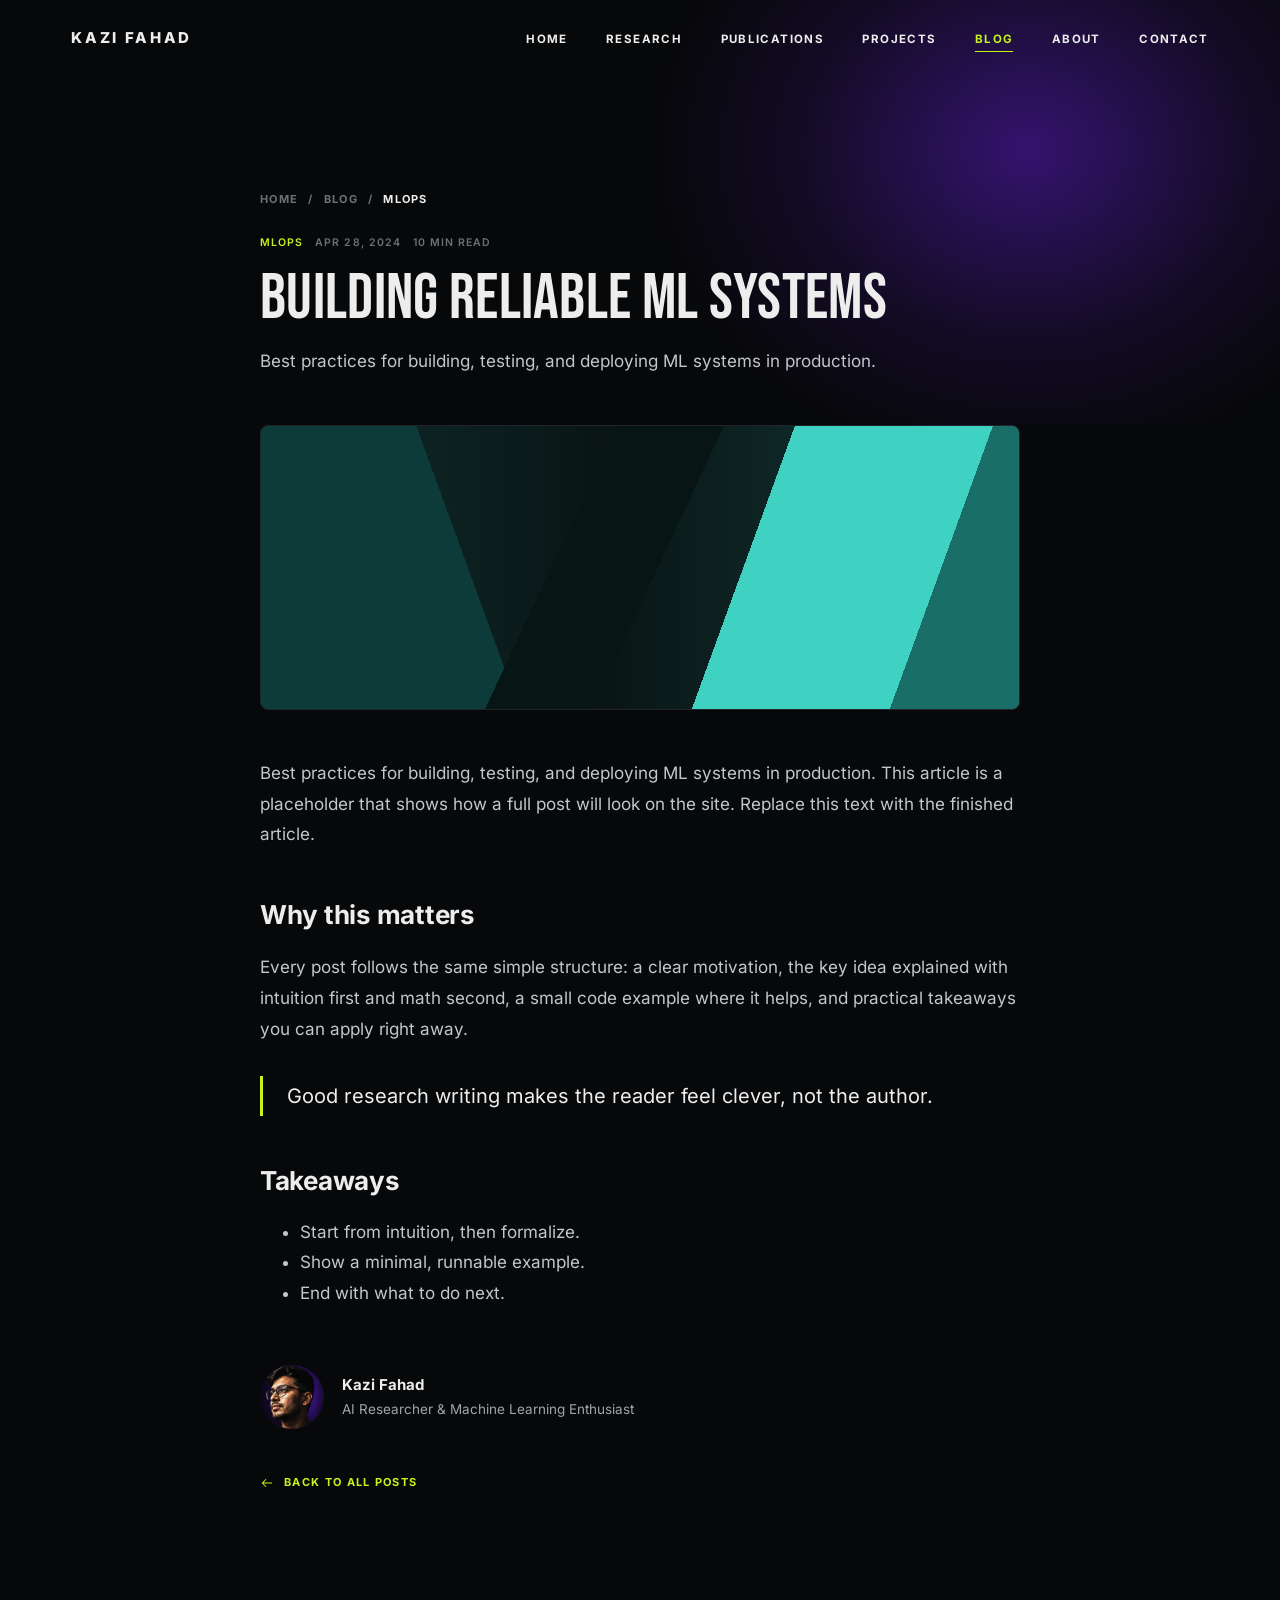
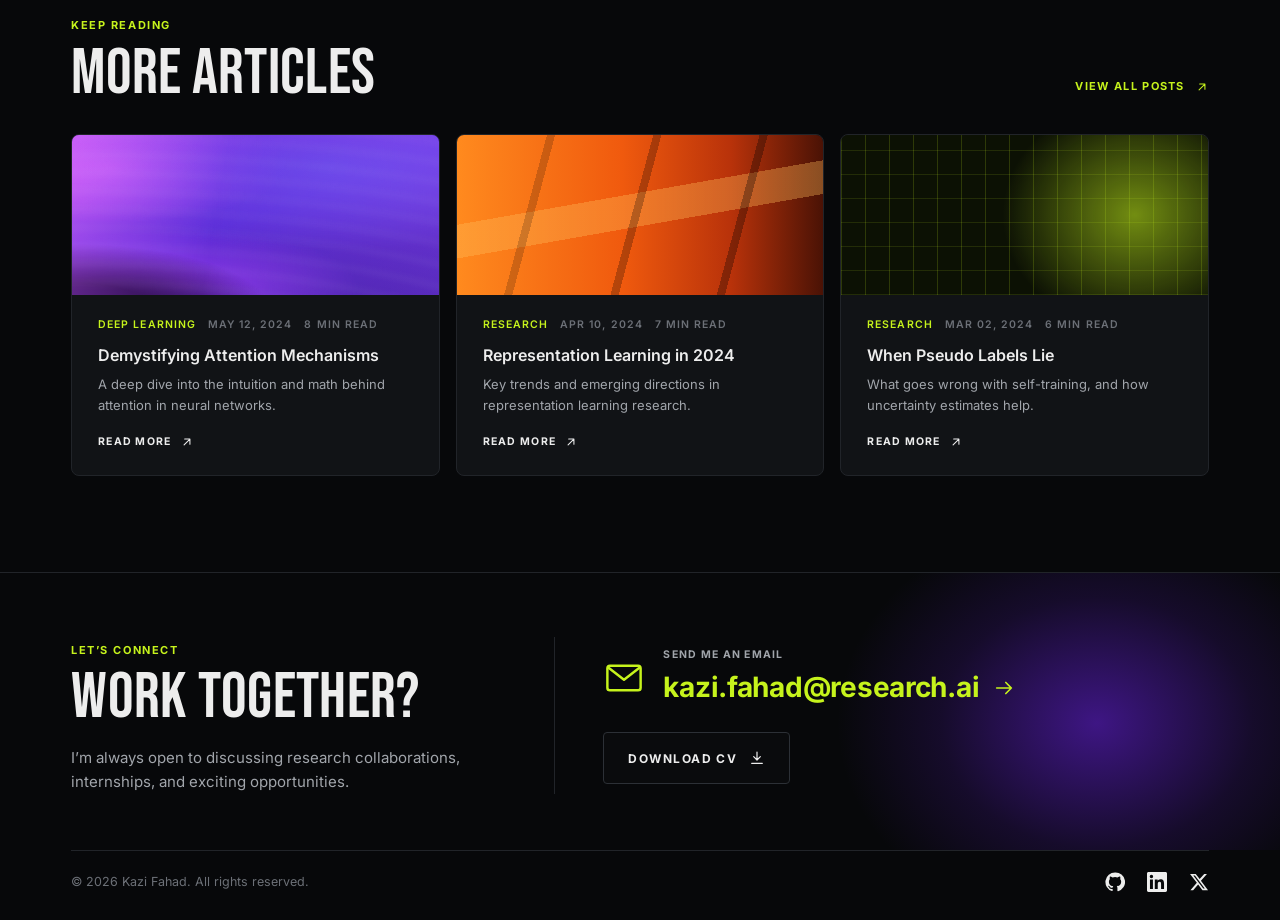
<file: blog/reliable-ml-systems.html>
<!doctype html>
<html lang="en">
<head>
<meta charset="utf-8">
<meta name="viewport" content="width=device-width, initial-scale=1">
<title>Building Reliable ML Systems — Kazi Fahad</title>
<meta name="description" content="Best practices for building, testing, and deploying ML systems in production.">
<meta name="theme-color" content="#07080a">
<meta property="og:title" content="Building Reliable ML Systems — Kazi Fahad">
<meta property="og:description" content="Best practices for building, testing, and deploying ML systems in production.">
<meta property="og:type" content="website">
<meta property="og:image" content="../assets/img/og-image.jpg">
<meta name="twitter:card" content="summary_large_image">
<link rel="icon" href="../assets/img/favicon.svg" type="image/svg+xml">
<link rel="preload" href="../assets/fonts/bebas-neue-latin.woff2" as="font" type="font/woff2" crossorigin>
<link rel="preload" href="../assets/fonts/inter-latin-var.woff2" as="font" type="font/woff2" crossorigin>
<link rel="stylesheet" href="../assets/css/style.css?v=2">
</head>
<body>
<a class="skip-link" href="#main">Skip to content</a>
<header class="site-header">
  <nav class="nav container" aria-label="Main">
    <a class="brand" href="../index.html">Kazi Fahad</a>
    <button class="nav-toggle" aria-label="Toggle menu" aria-expanded="false" aria-controls="nav-links"><span></span></button>
    <ul class="nav-links" id="nav-links">
            <li><a href="../index.html">Home</a></li>
            <li><a href="../research.html">Research</a></li>
            <li><a href="../publications.html">Publications</a></li>
            <li><a href="../projects.html">Projects</a></li>
            <li><a href="../blog.html" aria-current="page">Blog</a></li>
            <li><a href="../about.html">About</a></li>
            <li><a href="../contact.html">Contact</a></li>
          </ul>
  </nav>
</header>
<main id="main">
<section class="page-hero" style="padding-bottom:48px;border-bottom:0">
  <div class="container">
    <div class="article">
      <nav class="breadcrumb" aria-label="Breadcrumb"><a href="../index.html">Home</a><span>/</span><a href="../blog.html">Blog</a><span>/</span><span aria-current="page">MLOps</span></nav>
      <div class="post-meta"><span class="cat">MLOps</span><span>Apr 28, 2024</span><span>10 min read</span></div>
      <h1 class="display h2">Building Reliable ML Systems</h1>
      <p class="lead" style="margin-top:18px">Best practices for building, testing, and deploying ML systems in production.</p>
    </div>
  </div>
</section>
<section>
  <div class="container">
    <div class="article">
      <div class="article-cover"><div class="art-teal"></div></div>
      <p>Best practices for building, testing, and deploying ML systems in production. This article is a placeholder that shows how a full post will look on the site. Replace this text with the finished article.</p>
<h2>Why this matters</h2>
<p>Every post follows the same simple structure: a clear motivation, the key idea explained with intuition first and math second, a small code example where it helps, and practical takeaways you can apply right away.</p>
<blockquote>Good research writing makes the reader feel clever, not the author.</blockquote>
<h2>Takeaways</h2>
<ul><li>Start from intuition, then formalize.</li><li>Show a minimal, runnable example.</li><li>End with what to do next.</li></ul>      <div class="author-box">
        <img src="../assets/img/portrait.jpg" alt="" width="64" height="64">
        <div><b>Kazi Fahad</b><span>AI Researcher &amp; Machine Learning Enthusiast</span></div>
      </div>
      <p style="margin-top:40px"><a class="link-arrow" href="../blog.html"><svg xmlns="http://www.w3.org/2000/svg" viewBox="0 0 24 24" fill="none" stroke="currentColor" stroke-linecap="round" stroke-linejoin="round" stroke-width="1.8" aria-hidden="true"><path d="M20 12H4M10 6l-6 6 6 6"/></svg> Back to all posts</a></p>
    </div>
  </div>
</section>
<section class="section">
  <div class="container">
    <div class="section-head">
  <div><span class="eyebrow">Keep reading</span><h2 class="display h2">More articles</h2></div>
  <a class="link-arrow" href="../blog.html">View all posts <svg xmlns="http://www.w3.org/2000/svg" viewBox="0 0 24 24" fill="none" stroke="currentColor" stroke-linecap="round" stroke-linejoin="round" stroke-width="1.8" aria-hidden="true"><path d="M7 17 17 7M8 7h9v9"/></svg></a>
</div>    <div class="grid grid-3"><article class="card post-card reveal" id="demystifying-attention" data-tags="deep-learning">
  <a class="thumb" href="../blog/demystifying-attention.html" aria-hidden="true" tabindex="-1"><div class="art-violet"></div></a>
  <div class="body">
    <div class="post-meta"><span class="cat">Deep Learning</span><span>May 12, 2024</span><span>8 min read</span></div>
    <h3><a href="../blog/demystifying-attention.html">Demystifying Attention Mechanisms</a></h3>
    <p>A deep dive into the intuition and math behind attention in neural networks.</p>
    <a class="mini-link" href="../blog/demystifying-attention.html">Read more <svg xmlns="http://www.w3.org/2000/svg" viewBox="0 0 24 24" fill="none" stroke="currentColor" stroke-linecap="round" stroke-linejoin="round" stroke-width="1.8" aria-hidden="true"><path d="M7 17 17 7M8 7h9v9"/></svg></a>
  </div>
</article><article class="card post-card reveal" id="representation-learning-2024" data-tags="research">
  <a class="thumb" href="../blog/representation-learning-2024.html" aria-hidden="true" tabindex="-1"><div class="art-orange"></div></a>
  <div class="body">
    <div class="post-meta"><span class="cat">Research</span><span>Apr 10, 2024</span><span>7 min read</span></div>
    <h3><a href="../blog/representation-learning-2024.html">Representation Learning in 2024</a></h3>
    <p>Key trends and emerging directions in representation learning research.</p>
    <a class="mini-link" href="../blog/representation-learning-2024.html">Read more <svg xmlns="http://www.w3.org/2000/svg" viewBox="0 0 24 24" fill="none" stroke="currentColor" stroke-linecap="round" stroke-linejoin="round" stroke-width="1.8" aria-hidden="true"><path d="M7 17 17 7M8 7h9v9"/></svg></a>
  </div>
</article><article class="card post-card reveal" id="pseudo-labels" data-tags="research">
  <a class="thumb" href="../blog/pseudo-labels.html" aria-hidden="true" tabindex="-1"><div class="art-lime"></div></a>
  <div class="body">
    <div class="post-meta"><span class="cat">Research</span><span>Mar 02, 2024</span><span>6 min read</span></div>
    <h3><a href="../blog/pseudo-labels.html">When Pseudo Labels Lie</a></h3>
    <p>What goes wrong with self-training, and how uncertainty estimates help.</p>
    <a class="mini-link" href="../blog/pseudo-labels.html">Read more <svg xmlns="http://www.w3.org/2000/svg" viewBox="0 0 24 24" fill="none" stroke="currentColor" stroke-linecap="round" stroke-linejoin="round" stroke-width="1.8" aria-hidden="true"><path d="M7 17 17 7M8 7h9v9"/></svg></a>
  </div>
</article></div>
  </div>
</section>
</main>
<section class="cta" aria-labelledby="cta-title">
  <div class="container cta-grid">
    <div class="reveal">
      <span class="eyebrow">Let’s connect</span>
      <h2 class="display h2" id="cta-title">Work together?</h2>
      <p>I’m always open to discussing research collaborations, internships, and exciting opportunities.</p>
    </div>
    <div class="reveal">
      <div class="mail-block"><svg class="icon" xmlns="http://www.w3.org/2000/svg" viewBox="0 0 24 24" fill="none" stroke="currentColor" stroke-linecap="round" stroke-linejoin="round" stroke-width="1.4" aria-hidden="true"><rect x="2.5" y="5" width="19" height="14" rx="1.5"/><path d="m3 6 9 7 9-7"/></svg>
        <div><small>Send me an email</small><a href="mailto:kazi.fahad@research.ai">kazi.fahad@research.ai <svg xmlns="http://www.w3.org/2000/svg" viewBox="0 0 24 24" fill="none" stroke="currentColor" stroke-linecap="round" stroke-linejoin="round" stroke-width="1.8" aria-hidden="true"><path d="M4 12h16M14 6l6 6-6 6"/></svg></a></div>
      </div>
      <a class="btn btn-outline" href="../assets/files/Kazi_Fahad_CV.pdf" download>Download CV <svg xmlns="http://www.w3.org/2000/svg" viewBox="0 0 24 24" fill="none" stroke="currentColor" stroke-linecap="round" stroke-linejoin="round" stroke-width="1.8" aria-hidden="true"><path d="M12 3v12M7 10l5 5 5-5M4 20h16"/></svg></a>
    </div>
  </div>
</section><footer class="site-footer">
  <div class="container footer-bar">
    <p style="margin:0">&copy; <span data-year>2026</span> Kazi Fahad. All rights reserved.</p>
    <div class="socials"><a href="https://github.com/" target="_blank" rel="noopener"><svg xmlns="http://www.w3.org/2000/svg" viewBox="0 0 24 24" fill="currentColor" role="img" aria-label="GitHub"><path d="M12 .5a11.5 11.5 0 0 0-3.64 22.41c.58.1.79-.25.79-.56v-2c-3.2.7-3.88-1.37-3.88-1.37-.52-1.33-1.28-1.69-1.28-1.69-1.05-.71.08-.7.08-.7 1.16.08 1.77 1.19 1.77 1.19 1.03 1.77 2.7 1.26 3.36.96.1-.75.4-1.26.73-1.55-2.55-.29-5.24-1.28-5.24-5.69 0-1.26.45-2.29 1.19-3.09-.12-.29-.52-1.46.11-3.05 0 0 .97-.31 3.17 1.18a11 11 0 0 1 5.77 0c2.2-1.49 3.17-1.18 3.17-1.18.63 1.59.23 2.76.11 3.05.74.8 1.19 1.83 1.19 3.09 0 4.42-2.7 5.39-5.26 5.68.41.36.78 1.06.78 2.14v3.17c0 .31.21.67.8.56A11.5 11.5 0 0 0 12 .5z"/></svg></a><a href="https://www.linkedin.com/" target="_blank" rel="noopener"><svg xmlns="http://www.w3.org/2000/svg" viewBox="0 0 24 24" fill="currentColor" role="img" aria-label="LinkedIn"><path d="M20.45 20.45h-3.56v-5.57c0-1.33-.02-3.04-1.85-3.04-1.86 0-2.14 1.45-2.14 2.94v5.67H9.35V9h3.41v1.56h.05c.48-.9 1.64-1.85 3.37-1.85 3.6 0 4.27 2.37 4.27 5.46zM5.34 7.43a2.06 2.06 0 1 1 0-4.13 2.06 2.06 0 0 1 0 4.13zM7.12 20.45H3.56V9h3.56zM22.22 0H1.77C.79 0 0 .77 0 1.73v20.54C0 23.23.79 24 1.77 24h20.45c.98 0 1.78-.77 1.78-1.73V1.73C24 .77 23.2 0 22.22 0z"/></svg></a><a href="https://x.com/" target="_blank" rel="noopener"><svg xmlns="http://www.w3.org/2000/svg" viewBox="0 0 24 24" fill="currentColor" role="img" aria-label="X (Twitter)"><path d="M18.24 2.25h3.31l-7.23 8.26 8.5 11.24h-6.66l-5.21-6.82-5.97 6.82H1.68l7.73-8.84L1.25 2.25h6.83l4.71 6.23zm-1.16 17.52h1.83L7.08 4.13H5.12z"/></svg></a></div>
  </div>
</footer><script src="../assets/js/main.js?v=2" defer></script>
</body>
</html>
</file>
<file: admin/admin.css>
/* Admin panel styles (matches the site: dark + lime) */
@font-face { font-family: "Inter"; src: url("../assets/fonts/inter-latin-var.woff2") format("woff2"); font-weight: 100 900; font-display: swap; }
@font-face { font-family: "Bebas Neue"; src: url("../assets/fonts/bebas-neue-latin.woff2") format("woff2"); font-display: swap; }
:root { --bg:#07080a; --panel:#111316; --panel2:#16181c; --border:#24272c; --border2:#2f333a; --text:#ececec; --muted:#9a9ea5; --accent:#c6f31c; --ink:#0a0b0c; --danger:#ff6b70; }
* { box-sizing: border-box; }
html, body { margin: 0; background: var(--bg); color: var(--text); font: 14px/1.55 Inter, system-ui, sans-serif; -webkit-font-smoothing: antialiased; }
a { color: inherit; }
svg { width: 18px; height: 18px; flex: none; }
h1 { font: 400 40px/1 "Bebas Neue", Impact, sans-serif; letter-spacing: .01em; margin: 0 0 8px; }
h2 { font: 400 26px/1 "Bebas Neue", Impact, sans-serif; margin: 36px 0 14px; }
.muted { color: var(--muted); } .small { font-size: 12.5px; }
code { background: #1b1e23; padding: 2px 6px; border-radius: 4px; font-size: 12.5px; color: var(--accent); }

.btn { display: inline-flex; align-items: center; gap: 8px; height: 40px; padding: 0 16px; border-radius: 6px; border: 1px solid var(--border2); background: var(--panel2); color: var(--text); font: 600 13px Inter, sans-serif; text-decoration: none; cursor: pointer; white-space: nowrap; }
.btn:hover { border-color: #4a4f57; }
.btn.primary { background: var(--accent); color: var(--ink); border-color: var(--accent); }
.btn.primary:hover { background: #d6ff3a; }
.btn.ghost { background: transparent; }
.btn.small { height: 32px; padding: 0 12px; font-size: 12.5px; }
.btn.danger, .link.danger { color: var(--danger); }
.btn.danger:hover { border-color: var(--danger); }
.btn:disabled { opacity: .5; cursor: not-allowed; }
.link { background: none; border: 0; padding: 0; font: inherit; cursor: pointer; text-decoration: underline; }
.icon-btn { width: 32px; height: 32px; border-radius: 6px; border: 1px solid var(--border2); background: transparent; color: var(--text); cursor: pointer; }
.icon-btn:disabled { opacity: .3; cursor: default; }

.flash { padding: 12px 16px; border-radius: 8px; margin: 0 0 16px; border: 1px solid; }
.flash.ok { background: rgba(198,243,28,.08); border-color: rgba(198,243,28,.4); color: var(--accent); }
.flash.err { background: rgba(255,107,112,.08); border-color: rgba(255,107,112,.45); color: var(--danger); }

/* auth */
body.auth { min-height: 100vh; display: grid; place-items: center; padding: 20px; background: radial-gradient(600px 400px at 70% 20%, rgba(107,33,232,.35), transparent), var(--bg); }
.auth-card { width: 100%; max-width: 400px; background: var(--panel); border: 1px solid var(--border); border-radius: 12px; padding: 32px; display: grid; gap: 14px; }
.auth-card h1 { font-size: 34px; margin: 6px 0 0; }
.auth-card p { margin: 0; }
.auth-card label { display: grid; gap: 6px; font-size: 12px; font-weight: 700; letter-spacing: .08em; text-transform: uppercase; color: var(--muted); }
.auth-card .btn { justify-content: center; height: 46px; }
.auth-card .back { color: var(--muted); font-size: 13px; text-align: center; text-decoration: none; }
.brand { font-weight: 800; letter-spacing: .16em; text-transform: uppercase; font-size: 13px; }
.brand span { color: var(--accent); }

input[type=text], input[type=email], input[type=url], input[type=date], input[type=password], input:not([type]), textarea, select {
  width: 100%; background: #0a0b0d; border: 1px solid var(--border2); border-radius: 6px; color: var(--text); font: inherit; padding: 10px 12px; }
input:focus, textarea:focus, select:focus { outline: 0; border-color: var(--accent); }
textarea { resize: vertical; min-height: 90px; }
textarea.md { font: 13.5px/1.6 ui-monospace, SFMono-Regular, Menlo, Consolas, monospace; min-height: 380px; }
input[type=color] { width: 64px; height: 40px; padding: 2px; background: #0a0b0d; border: 1px solid var(--border2); border-radius: 6px; }
input[type=file] { color: var(--muted); }

/* shell */
.shell { display: grid; grid-template-columns: 250px 1fr; min-height: 100vh; }
.side { background: #0b0c0f; border-right: 1px solid var(--border); padding: 22px 14px; display: flex; flex-direction: column; gap: 18px; position: sticky; top: 0; height: 100vh; overflow-y: auto; }
.side .brand { padding: 0 10px; }
.side nav { display: grid; gap: 2px; }
.side nav a { display: flex; align-items: center; gap: 10px; padding: 9px 10px; border-radius: 6px; text-decoration: none; color: #cfd2d6; }
.side nav a:hover { background: var(--panel2); }
.side nav a.active { background: rgba(198,243,28,.1); color: var(--accent); }
.side nav a span { flex: 1; }
.badge { background: var(--accent); color: var(--ink); border-radius: 100px; font-size: 11px; padding: 1px 7px; }
.nav-group { margin: 14px 10px 4px; font-size: 10.5px; font-weight: 700; letter-spacing: .12em; text-transform: uppercase; color: #6c7077; }
.side-foot { margin-top: auto; display: grid; gap: 8px; }
.side-foot .btn { width: 100%; justify-content: center; }
.side-foot form { margin: 0; }
.main { padding: 36px clamp(18px, 4vw, 48px) 80px; max-width: 980px; width: 100%; }

.card { background: var(--panel); border: 1px solid var(--border); border-radius: 10px; padding: 24px; }
.card.empty { color: var(--muted); text-align: center; padding: 40px; }
.form { display: grid; gap: 20px; margin-top: 20px; }
.form.narrow { max-width: 460px; }
.field { display: grid; gap: 6px; }
.field > label, .flabel { font-size: 12px; font-weight: 700; letter-spacing: .06em; text-transform: uppercase; color: #c9ccd1; }
.field .req { color: var(--accent); }
.field.check label { display: flex; gap: 10px; align-items: center; font-weight: 600; text-transform: none; letter-spacing: 0; font-size: 14px; cursor: pointer; }
.field.check input { width: 18px; height: 18px; accent-color: var(--accent); }
.help { margin: 0; color: var(--muted); font-size: 12.5px; }
.help strong { color: var(--text); }
.row { display: flex; gap: 10px; align-items: center; }
.icon-preview { width: 40px; height: 40px; border: 1px solid var(--border2); border-radius: 6px; display: grid; place-items: center; color: var(--accent); flex: none; }
.pills { display: flex; flex-wrap: wrap; gap: 8px; }
.pill { display: inline-flex; gap: 8px; align-items: center; border: 1px solid var(--border2); border-radius: 100px; padding: 6px 12px; cursor: pointer; font-size: 13px; }
.pill input { accent-color: var(--accent); }
.current { display: flex; align-items: center; gap: 14px; padding: 10px; border: 1px dashed var(--border2); border-radius: 8px; }
.current img { width: 90px; height: 64px; object-fit: cover; border-radius: 6px; background: #000; }
.current a { color: var(--accent); }
.current .remove { margin-left: auto; font-size: 12.5px; color: var(--muted); display: flex; gap: 6px; align-items: center; cursor: pointer; }
.actions { display: flex; gap: 10px; flex-wrap: wrap; padding-top: 6px; border-top: 1px solid var(--border); padding-top: 20px; }

.tabs { display: flex; flex-wrap: wrap; gap: 6px; margin-top: 18px; }
.tabs a { padding: 8px 14px; border-radius: 100px; border: 1px solid var(--border2); text-decoration: none; font-size: 13px; color: var(--muted); }
.tabs a.active { background: var(--accent); color: var(--ink); border-color: var(--accent); font-weight: 600; }

.head-row { display: flex; justify-content: space-between; align-items: center; gap: 16px; margin-bottom: 18px; flex-wrap: wrap; }
.crumb { color: var(--muted); text-decoration: none; font-size: 13px; display: inline-block; margin-bottom: 10px; }
.list { display: grid; gap: 8px; }
.row-item { display: flex; align-items: center; gap: 16px; background: var(--panel); border: 1px solid var(--border); border-radius: 8px; padding: 12px 14px; }
.ri-main { flex: 1; min-width: 0; }
.ri-title { font-weight: 600; text-decoration: none; }
.ri-title:hover { color: var(--accent); }
.ri-sub { color: var(--muted); font-size: 12.5px; white-space: nowrap; overflow: hidden; text-overflow: ellipsis; }
.ri-actions { display: flex; gap: 6px; align-items: center; flex: none; }
.ri-actions form { margin: 0; }

.tiles { display: grid; grid-template-columns: repeat(4, 1fr); gap: 12px; margin-top: 22px; }
.tile { background: var(--panel); border: 1px solid var(--border); border-radius: 10px; padding: 18px; text-decoration: none; }
.tile:hover { border-color: var(--accent); }
.tile strong { display: block; font: 400 44px/1 "Bebas Neue", sans-serif; }
.tile span { color: var(--muted); font-size: 12.5px; }
.quick { display: flex; flex-wrap: wrap; gap: 10px; }

.upload { grid-template-columns: 1fr auto; align-items: center; }
.media-grid { display: grid; grid-template-columns: repeat(auto-fill, minmax(190px, 1fr)); gap: 12px; margin-top: 20px; }
.media { background: var(--panel); border: 1px solid var(--border); border-radius: 8px; overflow: hidden; }
.media .thumb { display: grid; place-items: center; aspect-ratio: 4/3; background: #000; text-decoration: none; }
.media .thumb img { width: 100%; height: 100%; object-fit: cover; }
.media .thumb span { font: 400 30px "Bebas Neue", sans-serif; color: var(--accent); }
.media .copy { border: 0; border-top: 1px solid var(--border); border-radius: 0; font-size: 11.5px; cursor: copy; }
.media .meta { display: flex; justify-content: space-between; align-items: center; padding: 8px 12px; font-size: 12px; color: var(--muted); }
.media .meta form { margin: 0; }

.msg { margin-top: 12px; }
.msg.unread { border-color: rgba(198,243,28,.5); }
.msg-head { display: flex; justify-content: space-between; gap: 12px; flex-wrap: wrap; }
.msg-head a { color: var(--accent); }
.msg-subj { font-weight: 700; margin-top: 12px; }
.msg-body { color: #cfd2d6; margin-top: 8px; white-space: normal; }

@media (max-width: 860px) {
  .shell { grid-template-columns: 1fr; }
  .side { position: static; height: auto; border-right: 0; border-bottom: 1px solid var(--border); }
  .side nav { grid-template-columns: repeat(2, 1fr); }
  .nav-group { grid-column: 1 / -1; }
  .tiles { grid-template-columns: repeat(2, 1fr); }
  .row-item { flex-wrap: wrap; }
  .upload { grid-template-columns: 1fr; }
}

/* GitHub edition additions */
.auth-card .steps { margin: 0; padding-left: 18px; color: var(--muted); font-size: 13px; display: grid; gap: 4px; }
.auth-card .steps a { color: var(--accent); }
.auth-card details summary { cursor: pointer; color: var(--muted); font-size: 13px; }
.auth-card details[open] summary { margin-bottom: 10px; }
.auth-card .grid2 { display: grid; gap: 14px; }
.notice { background: rgba(107,33,232,.12); border: 1px solid rgba(140,90,255,.35); color: #d9cfff; padding: 12px 16px; border-radius: 8px; font-size: 13px; margin: 0 0 16px; }
.notice a { color: var(--accent); }
.toast { position: fixed; right: 20px; bottom: 20px; z-index: 50; max-width: 420px; padding: 14px 18px; border-radius: 8px; border: 1px solid; font-weight: 600; box-shadow: 0 10px 30px rgba(0,0,0,.5); }
.toast.ok { background: #141a06; border-color: rgba(198,243,28,.5); color: var(--accent); }
.toast.err { background: #1d0c0d; border-color: rgba(255,107,112,.55); color: var(--danger); }
.busy { position: fixed; inset: 0; z-index: 60; display: grid; place-items: center; background: rgba(7,8,10,.65); font-weight: 600; }
.busy span { display: flex; gap: 12px; align-items: center; background: var(--panel); border: 1px solid var(--border2); padding: 16px 22px; border-radius: 10px; }
.busy span::before { content: ""; width: 18px; height: 18px; border-radius: 50%; border: 2px solid var(--border2); border-top-color: var(--accent); animation: spin .8s linear infinite; }
@keyframes spin { to { transform: rotate(360deg); } }
.side .who { padding: 0 10px; font-size: 12px; color: var(--muted); word-break: break-all; }
.loading { color: var(--muted); padding: 40px 0; }
</file>
<file: assets/css/style.css>
/* ==========================================================================
   Kazi Fahad — Portfolio
   Dark theme · lime accent · Bebas Neue display + Inter body
   ========================================================================== */

@font-face {
  font-family: "Bebas Neue";
  src: url("../fonts/bebas-neue-latin.woff2") format("woff2");
  font-weight: 400;
  font-style: normal;
  font-display: swap;
}
@font-face {
  font-family: "Inter";
  src: url("../fonts/inter-latin-var.woff2") format("woff2");
  font-weight: 100 900;
  font-style: normal;
  font-display: swap;
}

:root {
  --bg: #07080a;
  --bg-2: #0b0c0f;
  --surface: #111316;
  --surface-2: #16181c;
  --border: #212429;
  --border-2: #2c3036;
  --text: #ededed;
  --muted: #a1a5ab;
  --dim: #6c7077;
  --accent: #c6f31c;
  --accent-ink: #0a0b0c;
  --purple: #6b21e8;
  --blue: #3b6fd8;
  --red: #e0353a;
  --violet: #8b3fe0;
  --orange: #f07a1a;
  --teal: #22c39a;

  --font-display: "Bebas Neue", "Oswald", Impact, sans-serif;
  --font-body: "Inter", system-ui, -apple-system, "Segoe UI", Roboto, sans-serif;

  --container: 1240px;
  --gutter: clamp(20px, 4vw, 56px);
  --radius: 8px;
  --ease: cubic-bezier(.2, .7, .2, 1);
}

*, *::before, *::after { box-sizing: border-box; }
html { scroll-behavior: smooth; -webkit-text-size-adjust: 100%; }
body {
  margin: 0;
  background: var(--bg);
  color: var(--text);
  font-family: var(--font-body);
  font-size: 15px;
  line-height: 1.6;
  -webkit-font-smoothing: antialiased;
  overflow-x: hidden;
}
img, svg { display: block; max-width: 100%; }
a { color: inherit; text-decoration: none; }
button { font: inherit; color: inherit; cursor: pointer; }
::selection { background: var(--accent); color: var(--accent-ink); }
:focus-visible { outline: 2px solid var(--accent); outline-offset: 3px; border-radius: 4px; }

.container { width: 100%; max-width: var(--container); margin: 0 auto; padding: 0 var(--gutter); }
.sr-only { position: absolute; width: 1px; height: 1px; overflow: hidden; clip: rect(0 0 0 0); white-space: nowrap; }
.skip-link { position: absolute; left: 16px; top: -60px; z-index: 100; background: var(--accent); color: var(--accent-ink); padding: 10px 16px; border-radius: 6px; font-weight: 600; }
.skip-link:focus { top: 16px; }

/* ---------- Typography ---------- */
.eyebrow {
  display: inline-block;
  color: var(--accent);
  font-size: 11px;
  font-weight: 700;
  letter-spacing: .14em;
  text-transform: uppercase;
  margin: 0 0 10px;
}
.display {
  font-family: var(--font-display);
  font-weight: 400;
  text-transform: uppercase;
  letter-spacing: .005em;
  line-height: .92;
  margin: 0;
}
.h1 { font-size: clamp(54px, 7.6vw, 104px); }
.h2 { font-size: clamp(40px, 5vw, 64px); }
.h3 { font-size: clamp(28px, 3vw, 38px); }
.dot { color: var(--accent); }
.lead { color: var(--muted); font-size: 17px; max-width: 520px; }
.muted { color: var(--muted); }
.label {
  font-size: 11px; font-weight: 700; letter-spacing: .12em; text-transform: uppercase;
}

/* ---------- Buttons & links ---------- */
.btn {
  display: inline-flex; align-items: center; gap: 12px;
  height: 52px; padding: 0 24px;
  border-radius: 4px; border: 1px solid transparent;
  font-size: 12px; font-weight: 700; letter-spacing: .12em; text-transform: uppercase;
  transition: transform .25s var(--ease), background .25s, border-color .25s, color .25s;
}
.btn svg { width: 16px; height: 16px; }
.btn-primary { background: var(--accent); color: var(--accent-ink); }
.btn-primary:hover { background: #d6ff3a; transform: translateY(-2px); }
.btn-outline { border-color: var(--border-2); color: var(--text); background: rgba(255,255,255,.01); }
.btn-outline:hover { border-color: var(--accent); color: var(--accent); transform: translateY(-2px); }

.link-arrow {
  display: inline-flex; align-items: center; gap: 10px;
  color: var(--accent);
  font-size: 11px; font-weight: 700; letter-spacing: .12em; text-transform: uppercase;
  white-space: nowrap;
}
.link-arrow svg { width: 14px; height: 14px; transition: transform .25s var(--ease); }
.link-arrow:hover svg { transform: translate(3px, -3px); }

.mini-link {
  display: inline-flex; align-items: center; gap: 8px;
  font-size: 10.5px; font-weight: 700; letter-spacing: .12em; text-transform: uppercase;
  color: var(--text);
  transition: color .2s;
}
.mini-link svg { width: 14px; height: 14px; }
.mini-link:hover { color: var(--accent); }

/* ---------- Header ---------- */
.site-header {
  position: fixed; inset: 0 0 auto 0; z-index: 50;
  transition: background .3s, border-color .3s, backdrop-filter .3s;
  border-bottom: 1px solid transparent;
}
.site-header.scrolled {
  background: rgba(7, 8, 10, .82);
  backdrop-filter: blur(14px);
  -webkit-backdrop-filter: blur(14px);
  border-bottom-color: var(--border);
}
.nav { display: flex; align-items: center; justify-content: space-between; height: 76px; }
.brand { font-weight: 800; font-size: 15px; letter-spacing: .18em; text-transform: uppercase; }
.nav-links { display: flex; gap: clamp(18px, 3vw, 44px); list-style: none; margin: 0; padding: 0; }
.nav-links a {
  position: relative;
  font-size: 11.5px; font-weight: 700; letter-spacing: .12em; text-transform: uppercase;
  color: var(--text); padding: 6px 0;
  transition: color .2s;
}
.nav-links a::after {
  content: ""; position: absolute; left: 0; right: 0; bottom: 0; height: 1px;
  background: var(--accent); transform: scaleX(0); transform-origin: left; transition: transform .3s var(--ease);
}
.nav-links a:hover, .nav-links a[aria-current="page"] { color: var(--accent); }
.nav-links a[aria-current="page"]::after { transform: scaleX(1); }
.nav-toggle {
  display: none; background: none; border: 1px solid var(--border-2); border-radius: 6px;
  width: 44px; height: 44px; align-items: center; justify-content: center;
}
.nav-toggle span, .nav-toggle span::before, .nav-toggle span::after {
  content: ""; display: block; width: 18px; height: 1.5px; background: var(--text); position: relative; transition: transform .3s, background .3s;
}
.nav-toggle span::before { position: absolute; top: -6px; }
.nav-toggle span::after { position: absolute; top: 6px; }
.nav-open .nav-toggle span { background: transparent; }
.nav-open .nav-toggle span::before { transform: translateY(6px) rotate(45deg); }
.nav-open .nav-toggle span::after { transform: translateY(-6px) rotate(-45deg); }

/* ---------- Hero (home) ---------- */
.hero {
  position: relative; min-height: 760px; height: 100vh; max-height: 980px;
  display: flex; align-items: center; overflow: hidden;
  padding-top: 76px;
}
.hero-media {
  position: absolute; top: 0; right: 0; bottom: 0; width: 54%;
  pointer-events: none;
}
.hero-media::before { /* purple glow */
  content: ""; position: absolute; inset: -10% -20% 0 0;
  background:
    radial-gradient(48% 52% at 60% 42%, rgba(107, 33, 232, .62), rgba(76, 22, 168, .28) 45%, transparent 72%);
}
.hero-media img {
  position: absolute; right: -1%; bottom: 0; height: 94%; width: auto; max-width: none;
  object-fit: cover;
  -webkit-mask-image: radial-gradient(70% 75% at 55% 45%, #000 55%, transparent 100%);
          mask-image: radial-gradient(70% 75% at 55% 45%, #000 55%, transparent 100%);
}
.hero::after { /* fade to page */
  content: ""; position: absolute; left: 0; right: 0; bottom: 0; height: 160px;
  background: linear-gradient(to bottom, transparent, var(--bg));
  pointer-events: none;
}
.hero .container { position: relative; z-index: 2; }
.hero-copy { max-width: 720px; }
.hero .h1 { font-size: clamp(54px, 6.2vw, 92px); }
.hero-copy .lead { margin: 22px 0 34px; }
.hero-actions { display: flex; flex-wrap: wrap; gap: 16px; }
.interests { margin-top: 48px; }
.interests .label { color: var(--text); margin-bottom: 12px; display: block; }
.interests ul { display: flex; flex-wrap: wrap; gap: 6px 18px; list-style: none; margin: 0; padding: 0; color: var(--muted); font-size: 13px; }
.interests li + li::before { content: "•"; margin-right: 18px; color: var(--dim); }
.scroll-cue {
  position: absolute; right: var(--gutter); top: 50%; z-index: 3;
  display: flex; flex-direction: column; align-items: center; gap: 22px;
  writing-mode: vertical-rl; transform: translateY(-50%);
  font-size: 10px; font-weight: 700; letter-spacing: .24em; text-transform: uppercase;
}
.scroll-cue::after {
  content: ""; width: 1px; height: 64px; background: linear-gradient(var(--text), transparent);
  animation: cue 2.4s var(--ease) infinite;
}
@keyframes cue { 0% { transform: scaleY(0); transform-origin: top; } 50% { transform: scaleY(1); transform-origin: top; } 51% { transform-origin: bottom; } 100% { transform: scaleY(0); transform-origin: bottom; } }

/* ---------- Sections ---------- */
.section { padding: clamp(64px, 8vw, 96px) 0 0; }
.section:last-of-type { padding-bottom: clamp(64px, 8vw, 96px); }
.section-head { display: flex; align-items: flex-end; justify-content: space-between; gap: 24px; margin-bottom: 30px; }
.section-head .link-arrow { margin-bottom: 8px; }
.rule { height: 1px; background: var(--border); border: 0; margin: 0; }

.grid { display: grid; gap: 16px; }
.grid-5 { grid-template-columns: repeat(5, 1fr); }
.grid-4 { grid-template-columns: repeat(4, 1fr); }
.grid-3 { grid-template-columns: repeat(3, 1fr); }
.grid-2 { grid-template-columns: repeat(2, 1fr); }

.card {
  position: relative;
  background: var(--surface);
  border: 1px solid var(--border);
  border-radius: var(--radius);
  padding: 26px;
  transition: border-color .3s, transform .35s var(--ease), background .3s;
}
.card:hover { border-color: #3a3f46; transform: translateY(-4px); background: var(--surface-2); }
.card h3 { margin: 0; }

/* Focus cards */
.focus-card { display: flex; flex-direction: column; min-height: 300px; }
.focus-card .icon { width: 40px; height: 40px; color: var(--accent); margin-bottom: 22px; }
.focus-card h3 { font-size: 13.5px; font-weight: 700; letter-spacing: .06em; text-transform: uppercase; line-height: 1.35; margin-bottom: 12px; }
.focus-card p { color: var(--muted); font-size: 13px; line-height: 1.6; margin: 0 0 24px; }
.focus-card .mini-link { margin-top: auto; }

/* Venue badges */
.venue {
  display: inline-flex; flex-direction: column; align-items: center; justify-content: center;
  min-width: 62px; height: 42px; padding: 0 10px; border-radius: 3px;
  color: #fff; font-weight: 700; font-size: 14px; line-height: 1.05; letter-spacing: .02em;
}
.venue small { font-size: 9px; font-weight: 500; opacity: .85; letter-spacing: .06em; }
.venue.cvpr { background: var(--blue); }
.venue.icml { background: var(--red); }
.venue.acl { background: var(--violet); }
.venue.neurips { background: #7a2ff0; background: linear-gradient(135deg, #8e44ff, #5b21b6); }
.venue.iclr { background: #0f8b6e; }
.venue.eccv { background: #2b59c3; }
.venue.emnlp { background: #c2410c; }
.venue.tpami { background: #374151; }
.venue.arxiv { background: #b31b1b; }
.venue.aaai { background: #0e7490; }

/* Publication cards */
.pub-card { display: flex; flex-direction: column; }
.pub-card .venue { margin-bottom: 18px; align-self: flex-start; }
.pub-card h3 { font-size: 17px; font-weight: 600; line-height: 1.35; margin-bottom: 8px; }
.pub-card .authors { color: var(--muted); font-size: 12.5px; margin: 0 0 10px; }
.pub-card .authors b, .pub-row .authors b { color: var(--text); font-weight: 600; }
.pub-card .abstract { color: var(--muted); font-size: 13px; margin: 0 0 22px; }
.card-foot { display: flex; align-items: center; justify-content: space-between; margin-top: auto; gap: 12px; }

/* Project cards */
.project-card { display: flex; flex-direction: column; }
.project-card .logo { width: 40px; height: 40px; margin-bottom: 18px; }
.project-card h3 { font-size: 17px; font-weight: 600; margin-bottom: 10px; }
.project-card p { color: var(--muted); font-size: 13px; margin: 0 0 22px; }
.stars { display: inline-flex; align-items: center; gap: 8px; color: var(--muted); font-size: 12px; }
.stars svg { width: 15px; height: 15px; }
.tags { display: flex; flex-wrap: wrap; gap: 6px; margin: 0 0 20px; padding: 0; list-style: none; }
.tags li { font-size: 11px; color: var(--muted); border: 1px solid var(--border-2); border-radius: 100px; padding: 3px 10px; }

/* Pipeline */
.pipeline { display: grid; grid-template-columns: repeat(5, 1fr); gap: 42px; position: relative; }
.step {
  position: relative; text-align: center;
  border: 1px solid var(--border-2); border-radius: var(--radius);
  padding: 28px 16px 24px; background: var(--bg-2);
  transition: border-color .3s, transform .35s var(--ease);
}
.step:hover { border-color: var(--accent); transform: translateY(-4px); }
.step .icon { width: 52px; height: 52px; margin: 0 auto 18px; }
.step h3 { font-size: 13px; font-weight: 700; letter-spacing: .06em; text-transform: uppercase; margin: 0 0 10px; }
.step p { color: var(--muted); font-size: 12.5px; margin: 0; line-height: 1.5; }
.step:not(:last-child)::after { /* arrow */
  content: ""; position: absolute; right: -32px; top: 50%; width: 22px; height: 12px; transform: translateY(-50%);
  background: no-repeat center/contain url("data:image/svg+xml,%3Csvg xmlns='http://www.w3.org/2000/svg' viewBox='0 0 24 12' fill='none' stroke='%23a1a5ab' stroke-width='1.5'%3E%3Cpath d='M0 6h22M17 1l5 5-5 5'/%3E%3C/svg%3E");
}
.loop {
  position: relative; height: 46px; margin: 0 calc(10% - 8px);
}
.loop svg { width: 100%; height: 100%; overflow: visible; }
.c-white { color: #e6e6e6; } .c-lime { color: var(--accent); } .c-teal { color: var(--teal); } .c-violet { color: #a855f7; }

/* Blog cards */
.post-card { padding: 0; overflow: hidden; display: flex; flex-direction: column; }
.post-card .thumb { aspect-ratio: 16 / 7; position: relative; overflow: hidden; }
.post-card .thumb > div { position: absolute; inset: 0; transition: transform .6s var(--ease); }
.post-card:hover .thumb > div { transform: scale(1.06); }
.post-card .body { padding: 22px 26px 24px; display: flex; flex-direction: column; flex: 1; }
.post-meta { color: var(--dim); font-size: 10.5px; font-weight: 600; letter-spacing: .1em; text-transform: uppercase; margin-bottom: 10px; display: flex; gap: 12px; flex-wrap: wrap; }
.post-meta .cat { color: var(--accent); }
.post-card h3 { font-size: 16px; font-weight: 600; margin-bottom: 8px; line-height: 1.4; }
.post-card p { color: var(--muted); font-size: 13px; margin: 0 0 18px; }
.post-card .mini-link { margin-top: auto; }

/* Abstract thumbnails (CSS-only artwork) */
.art-violet {
  background:
    radial-gradient(90% 70% at 0% 110%, #1e0841 25%, transparent 60%),
    radial-gradient(80% 60% at 30% 95%, rgba(150, 60, 240, .9), transparent 60%),
    radial-gradient(120% 80% at 70% 20%, rgba(98, 70, 230, .9), transparent 65%),
    radial-gradient(70% 50% at 10% 20%, #c04cf5, transparent 70%),
    linear-gradient(160deg, #a23cf0, #5b2bd6 50%, #3a1a8f);
}
.art-violet::before { content: ""; position: absolute; inset: -20% -10%; background: repeating-radial-gradient(160% 110% at 10% 160%, transparent 0 34px, rgba(255,255,255,.07) 40px, transparent 52px); filter: blur(3px); }
.art-violet::after { content: ""; position: absolute; inset: 0; background: linear-gradient(100deg, rgba(196, 80, 255, .45), transparent 40%, rgba(72, 34, 190, .55)); mix-blend-mode: screen; }
.art-teal {
  background:
    linear-gradient(115deg, transparent 0 40%, #071615 40% 52%, transparent 52%),
    linear-gradient(70deg, #0d3b3a 0 30%, transparent 30%),
    linear-gradient(110deg, transparent 0 62%, #3fd1c2 62% 85%, #1a6e68 85%),
    linear-gradient(90deg, #0f2f2e, #0a1515 45%, #123c3a);
}
.art-orange {
  background:
    linear-gradient(105deg, transparent 0 22%, rgba(0,0,0,.18) 22% 24%, transparent 24% 48%, rgba(0,0,0,.25) 48% 50%, transparent 50% 74%, rgba(0,0,0,.3) 74% 76%, transparent 76%),
    linear-gradient(170deg, transparent 0 40%, rgba(255,190,90,.35) 40% 55%, transparent 55%),
    linear-gradient(90deg, #ff8a1e, #f05a0e 45%, #b8320a 75%, #4a1205);
}
.art-lime {
  background:
    radial-gradient(60% 120% at 80% 50%, rgba(198,243,28,.55), transparent 60%),
    repeating-linear-gradient(90deg, rgba(198,243,28,.18) 0 1px, transparent 1px 24px),
    repeating-linear-gradient(0deg, rgba(198,243,28,.12) 0 1px, transparent 1px 24px),
    #0c1104;
}
.art-blue {
  background:
    radial-gradient(40% 70% at 30% 40%, #5b8cff, transparent 70%),
    radial-gradient(50% 80% at 75% 70%, #1e3a8a, transparent 70%),
    conic-gradient(from 200deg at 60% 50%, #0b1e4d, #1d4ed8, #0b1e4d, #312e81, #0b1e4d);
}
.art-rose {
  background:
    radial-gradient(70% 90% at 20% 10%, #fb7185, transparent 60%),
    radial-gradient(60% 90% at 90% 90%, #7c3aed, transparent 60%),
    linear-gradient(135deg, #3b0a1f, #1a0b2e);
}

/* CTA */
.cta {
  position: relative; overflow: hidden;
  border-top: 1px solid var(--border);
  padding: 64px 0 0;
}
.cta::before {
  content: ""; position: absolute; right: -6%; bottom: -30%; width: 520px; height: 420px;
  background: radial-gradient(closest-side, rgba(107, 33, 232, .55), rgba(107, 33, 232, .15) 60%, transparent);
  pointer-events: none;
}
.cta-grid { position: relative; display: grid; grid-template-columns: 1fr 1.25fr; gap: 48px; align-items: center; padding-bottom: 56px; }
.cta-grid > div:first-child { border-right: 1px solid var(--border); padding-right: 40px; }
.cta p { color: var(--muted); max-width: 420px; margin: 18px 0 0; }
.mail-block { display: flex; align-items: center; gap: 18px; margin-bottom: 22px; }
.mail-block .icon { width: 42px; height: 42px; color: var(--accent); flex: none; }
.mail-block small { display: block; font-size: 10.5px; font-weight: 700; letter-spacing: .12em; text-transform: uppercase; color: var(--muted); margin-bottom: 2px; }
.mail-block a { display: inline-flex; align-items: center; gap: 14px; color: var(--accent); font-size: clamp(20px, 2.4vw, 28px); font-weight: 700; letter-spacing: -.01em; word-break: break-all; }
.mail-block a svg { width: 22px; height: 22px; transition: transform .25s var(--ease); flex: none; }
.mail-block a:hover svg { transform: translateX(5px); }

/* Footer */
.site-footer { position: relative; }
.footer-bar { display: flex; align-items: center; justify-content: space-between; gap: 20px; padding-top: 22px; padding-bottom: 28px; position: relative; color: var(--dim); font-size: 12.5px; }
.footer-bar::before { content: ""; position: absolute; top: 0; left: var(--gutter); right: var(--gutter); height: 1px; background: var(--border); }
.socials { display: flex; gap: 22px; }
.socials a { color: var(--text); transition: color .2s, transform .2s; }
.socials a:hover { color: var(--accent); transform: translateY(-2px); }
.socials svg { width: 20px; height: 20px; }

/* ---------- Inner pages ---------- */
.page-hero {
  position: relative; overflow: hidden;
  padding: calc(76px + clamp(64px, 9vw, 120px)) 0 clamp(48px, 6vw, 72px);
  border-bottom: 1px solid var(--border);
}
.page-hero::before {
  content: ""; position: absolute; right: -10%; top: -40%; width: 760px; height: 640px;
  background: radial-gradient(closest-side, rgba(107, 33, 232, .45), rgba(107, 33, 232, .12) 60%, transparent);
  pointer-events: none;
}
.page-hero .container { position: relative; }
.page-hero .lead { margin: 22px 0 0; max-width: 620px; }
.breadcrumb { display: flex; gap: 10px; color: var(--dim); font-size: 11px; font-weight: 700; letter-spacing: .12em; text-transform: uppercase; margin-bottom: 26px; }
.breadcrumb a:hover { color: var(--accent); }
.breadcrumb span[aria-current] { color: var(--text); }

.stats { display: grid; grid-template-columns: repeat(4, 1fr); gap: 16px; margin-top: 48px; }
.stat { border-left: 1px solid var(--border-2); padding: 4px 0 4px 20px; }
.stat strong { display: block; font-family: var(--font-display); font-size: 52px; font-weight: 400; line-height: 1; color: var(--text); }
.stat strong em { font-style: normal; color: var(--accent); }
.stat span { color: var(--muted); font-size: 12px; font-weight: 600; letter-spacing: .1em; text-transform: uppercase; }

/* Filters */
.filters { display: flex; flex-wrap: wrap; gap: 8px; margin-bottom: 32px; }
.chip {
  background: transparent; border: 1px solid var(--border-2); border-radius: 100px;
  padding: 8px 16px; font-size: 11px; font-weight: 700; letter-spacing: .1em; text-transform: uppercase; color: var(--muted);
  transition: all .2s;
}
.chip:hover { color: var(--text); border-color: #4a4f57; }
.chip.active { background: var(--accent); border-color: var(--accent); color: var(--accent-ink); }
.is-hidden { display: none !important; }

.toolbar { display: flex; justify-content: space-between; align-items: flex-start; gap: 20px; flex-wrap: wrap; }
.search {
  display: flex; align-items: center; gap: 10px; min-width: 260px;
  border: 1px solid var(--border-2); border-radius: 100px; padding: 0 16px; height: 40px; color: var(--muted);
}
.search svg { width: 16px; height: 16px; flex: none; }
.search input { background: none; border: 0; outline: 0; color: var(--text); font: inherit; font-size: 13px; width: 100%; }

/* Research areas (detailed) */
.area {
  display: grid; grid-template-columns: 80px 1fr 1fr; gap: 40px;
  padding: 48px 0; border-bottom: 1px solid var(--border);
}
.area:first-child { padding-top: 0; }
.area-num { font-family: var(--font-display); font-size: 56px; line-height: 1; color: var(--dim); }
.area .icon { width: 40px; height: 40px; color: var(--accent); margin-bottom: 18px; }
.area h2 { margin-bottom: 14px; }
.area p { color: var(--muted); margin: 0 0 16px; }
.area h4 { margin: 0 0 12px; }
.check-list { list-style: none; margin: 0 0 24px; padding: 0; display: grid; gap: 10px; }
.check-list li { display: flex; gap: 12px; color: var(--muted); font-size: 14px; }
.check-list li::before { content: ""; flex: none; width: 6px; height: 6px; margin-top: 9px; background: var(--accent); border-radius: 1px; transform: rotate(45deg); }
.related { display: grid; gap: 10px; }
.related a { display: flex; justify-content: space-between; gap: 16px; padding: 14px 16px; border: 1px solid var(--border); border-radius: 6px; font-size: 13.5px; transition: border-color .2s, color .2s; }
.related a:hover { border-color: var(--accent); color: var(--accent); }
.related a span { color: var(--dim); font-size: 12px; white-space: nowrap; }

/* Timeline */
.timeline { list-style: none; margin: 0; padding: 0; position: relative; }
.timeline::before { content: ""; position: absolute; left: 7px; top: 8px; bottom: 8px; width: 1px; background: var(--border-2); }
.timeline li { position: relative; padding: 0 0 34px 40px; }
.timeline li:last-child { padding-bottom: 0; }
.timeline li::before { content: ""; position: absolute; left: 0; top: 6px; width: 15px; height: 15px; border-radius: 50%; border: 2px solid var(--accent); background: var(--bg); }
.timeline .when { color: var(--accent); font-size: 11px; font-weight: 700; letter-spacing: .12em; text-transform: uppercase; }
.timeline h3 { font-size: 17px; font-weight: 600; margin: 6px 0 2px; }
.timeline .where { color: var(--text); font-size: 13.5px; opacity: .8; }
.timeline p { color: var(--muted); font-size: 13.5px; margin: 8px 0 0; }

/* Publication list */
.year-group { display: grid; grid-template-columns: 140px 1fr; gap: 32px; padding: 40px 0; border-top: 1px solid var(--border); }
.year-group > h2 { position: sticky; top: 100px; align-self: start; color: var(--dim); }
.pub-list { display: grid; gap: 16px; }
.pub-row { display: grid; grid-template-columns: auto 1fr; gap: 24px; }
.collab svg { width: 28px; height: 28px; color: var(--accent); }
.pub-row > .venue { min-width: 76px; }
.pub-row h3 { font-size: 18px; font-weight: 600; line-height: 1.35; margin-bottom: 8px; }
.pub-row .authors { color: var(--muted); font-size: 13px; margin: 0 0 4px; }
.pub-row .venue-full { color: var(--dim); font-size: 12.5px; font-style: italic; margin: 0 0 12px; }
.pub-row .abstract { color: var(--muted); font-size: 13.5px; margin: 0 0 18px; max-width: 760px; }
.pub-links { display: flex; flex-wrap: wrap; gap: 22px; align-items: center; }
.pub-links button.mini-link { background: none; border: 0; padding: 0; }
.award { display: inline-flex; align-items: center; gap: 6px; color: var(--accent); font-size: 11px; font-weight: 700; letter-spacing: .1em; text-transform: uppercase; border: 1px solid rgba(198,243,28,.35); border-radius: 100px; padding: 3px 10px; margin-bottom: 12px; }
.award svg { width: 13px; height: 13px; }
.bibtex { display: none; margin: 16px 0 0; padding: 16px; border-radius: 6px; background: #0a0b0d; border: 1px solid var(--border); color: #c9ccd1; font-size: 12px; line-height: 1.6; overflow-x: auto; white-space: pre; }
.bibtex.open { display: block; }

/* Featured post */
.featured-post { display: grid; grid-template-columns: 1.2fr 1fr; padding: 0; overflow: hidden; }
.featured-post .thumb { position: relative; min-height: 340px; overflow: hidden; display: block; }
.featured-post .thumb > div { position: absolute; inset: 0; transition: transform .6s var(--ease); }
.featured-post:hover .thumb > div { transform: scale(1.04); }
.featured-post .body { padding: 40px; display: flex; flex-direction: column; justify-content: center; }
.featured-post h2 { font-size: 30px; font-weight: 700; line-height: 1.2; margin: 0 0 14px; letter-spacing: -.01em; }
.featured-post p { color: var(--muted); margin: 0 0 26px; }

/* Newsletter */
.newsletter { display: grid; grid-template-columns: 1fr 1fr; gap: 32px; align-items: center; padding: 40px; }
.inline-form { display: flex; gap: 10px; }
.input, .textarea, .select {
  width: 100%; background: #0a0b0d; border: 1px solid var(--border-2); border-radius: 4px;
  color: var(--text); font: inherit; font-size: 14px; padding: 0 16px; height: 52px; transition: border-color .2s;
}
.textarea { padding: 14px 16px; height: auto; min-height: 170px; resize: vertical; }
.input:focus, .textarea:focus, .select:focus { outline: 0; border-color: var(--accent); }
.input::placeholder, .textarea::placeholder { color: var(--dim); }

/* About */
.about-grid { display: grid; grid-template-columns: 0.9fr 1.1fr; gap: 64px; align-items: start; }
.portrait-frame { position: relative; border-radius: var(--radius); overflow: hidden; border: 1px solid var(--border); background: radial-gradient(70% 70% at 50% 40%, rgba(107,33,232,.6), #0b0716 75%); aspect-ratio: 4 / 5; }
.portrait-frame img { position: absolute; inset: 0; width: 100%; height: 100%; object-fit: cover; object-position: 50% 30%; }
.portrait-frame figcaption { position: absolute; left: 16px; bottom: 16px; right: 16px; display: flex; justify-content: space-between; align-items: center; font-size: 11px; font-weight: 700; letter-spacing: .12em; text-transform: uppercase; }
.status-dot { display: inline-flex; align-items: center; gap: 8px; background: rgba(7,8,10,.75); backdrop-filter: blur(8px); padding: 8px 12px; border-radius: 100px; }
.status-dot::before { content: ""; width: 8px; height: 8px; border-radius: 50%; background: var(--accent); box-shadow: 0 0 0 4px rgba(198,243,28,.18); }
.prose p { color: var(--muted); font-size: 16px; margin: 0 0 18px; }
.prose p strong { color: var(--text); font-weight: 600; }
.skills { display: grid; grid-template-columns: repeat(3, 1fr); gap: 16px; }
.skills h3 { font-size: 13px; font-weight: 700; letter-spacing: .08em; text-transform: uppercase; margin-bottom: 16px; }
.skills .tags { margin: 0; }
.two-col { display: grid; grid-template-columns: 1fr 1fr; gap: 64px; }
.award-list { list-style: none; margin: 0; padding: 0; }
.award-list li { display: grid; grid-template-columns: 72px 1fr; gap: 20px; padding: 18px 0; border-bottom: 1px solid var(--border); }
.award-list li:first-child { padding-top: 0; }
.award-list .yr { font-family: var(--font-display); font-size: 26px; color: var(--accent); line-height: 1.1; }
.award-list b { display: block; font-weight: 600; }
.award-list span { color: var(--muted); font-size: 13.5px; }

/* Contact */
.contact-grid { display: grid; grid-template-columns: 1fr 1.3fr; gap: 56px; align-items: start; }
.contact-cards { display: grid; gap: 16px; }
.contact-card { display: flex; gap: 18px; align-items: flex-start; }
.contact-card .icon { width: 28px; height: 28px; color: var(--accent); flex: none; margin-top: 2px; }
.contact-card small { display: block; color: var(--muted); font-size: 10.5px; font-weight: 700; letter-spacing: .12em; text-transform: uppercase; margin-bottom: 4px; }
.contact-card a, .contact-card span { font-size: 15px; font-weight: 600; }
.contact-card a:hover { color: var(--accent); }
.form { display: grid; gap: 18px; }
.form-row { display: grid; grid-template-columns: 1fr 1fr; gap: 18px; }
.field label { display: block; font-size: 11px; font-weight: 700; letter-spacing: .12em; text-transform: uppercase; margin-bottom: 8px; color: var(--muted); }
.form-note { color: var(--dim); font-size: 12.5px; margin: 0; }
.form-status { display: none; padding: 14px 16px; border-radius: 6px; font-size: 14px; }
.form-status.ok { display: block; background: rgba(198,243,28,.1); border: 1px solid rgba(198,243,28,.4); color: var(--accent); }
.form-status.err { display: block; background: rgba(224,53,58,.1); border: 1px solid rgba(224,53,58,.45); color: #ff8a8e; }
.hp { position: absolute; left: -9999px; }
.topic-chips { display: flex; flex-wrap: wrap; gap: 8px; }
.topic-chips input { position: absolute; opacity: 0; pointer-events: none; }
.topic-chips label { display: flex; margin: 0; cursor: pointer; }
.topic-chips input:checked + .chip { background: var(--accent); border-color: var(--accent); color: var(--accent-ink); }
.topic-chips input:focus-visible + .chip { outline: 2px solid var(--accent); outline-offset: 2px; }
.faq details { border-bottom: 1px solid var(--border); padding: 20px 0; }
.faq summary { cursor: pointer; list-style: none; display: flex; justify-content: space-between; gap: 16px; font-weight: 600; }
.faq summary::-webkit-details-marker { display: none; }
.faq summary::after { content: "+"; color: var(--accent); font-size: 22px; line-height: 1; transition: transform .25s; }
.faq details[open] summary::after { transform: rotate(45deg); }
.faq details p { color: var(--muted); margin: 12px 0 0; }

/* Article */
.article { max-width: 760px; margin: 0 auto; }
.article .post-meta { margin-bottom: 18px; }
.article-cover { aspect-ratio: 16 / 6; border-radius: var(--radius); position: relative; overflow: hidden; margin: 0 0 48px; border: 1px solid var(--border); }
.article-cover > div { position: absolute; inset: 0; }
.article h2 { font-size: 26px; font-weight: 700; margin: 44px 0 14px; letter-spacing: -.01em; }
.article p, .article li { color: #c3c6cb; font-size: 17px; line-height: 1.8; }
.article blockquote { margin: 32px 0; padding: 4px 0 4px 24px; border-left: 3px solid var(--accent); font-size: 20px; color: var(--text); }
.article pre { background: #0a0b0d; border: 1px solid var(--border); border-radius: 8px; padding: 20px; overflow-x: auto; font-size: 13.5px; line-height: 1.65; color: #d5d8dc; }
.article code { font-family: "JetBrains Mono", ui-monospace, SFMono-Regular, Menlo, Consolas, monospace; }
.article p code { background: #16181c; padding: 2px 6px; border-radius: 4px; font-size: .88em; color: var(--accent); }
.article .math { text-align: center; font-family: "Times New Roman", serif; font-size: 22px; color: var(--text); margin: 28px 0; font-style: italic; }
.author-box { display: flex; gap: 18px; align-items: center; margin-top: 56px; }
.author-box img { width: 64px; height: 64px; border-radius: 50%; object-fit: cover; object-position: 50% 30%; background: #1a0f33; }
.author-box b { display: block; }
.author-box span { color: var(--muted); font-size: 13.5px; }

/* ---------- Reveal on scroll ---------- */
.reveal { opacity: 0; transform: translateY(24px); transition: opacity .8s var(--ease), transform .8s var(--ease); }
.reveal.in { opacity: 1; transform: none; }
@media (prefers-reduced-motion: reduce) {
  html { scroll-behavior: auto; }
  .reveal { opacity: 1; transform: none; transition: none; }
  *, *::before, *::after { animation: none !important; transition: none !important; }
}

/* ---------- Responsive ---------- */
@media (max-width: 1100px) {
  .grid-5 { grid-template-columns: repeat(3, 1fr); }
  .grid-4 { grid-template-columns: repeat(2, 1fr); }
  .pipeline { grid-template-columns: repeat(3, 1fr); gap: 42px 42px; }
  .pipeline .step:nth-child(3)::after { display: none; }
  .loop { display: none; }
  .skills { grid-template-columns: repeat(2, 1fr); }
}
@media (max-width: 900px) {
  .nav-toggle { display: inline-flex; }
  .nav-links {
    position: fixed; inset: 76px 0 auto 0; flex-direction: column; gap: 0;
    background: rgba(7,8,10,.97); backdrop-filter: blur(14px); border-bottom: 1px solid var(--border);
    padding: 8px var(--gutter) 24px;
    transform: translateY(-12px); opacity: 0; visibility: hidden; transition: all .3s var(--ease);
  }
  .nav-open .nav-links { transform: none; opacity: 1; visibility: visible; }
  .nav-links a { display: block; padding: 16px 0; font-size: 13px; border-bottom: 1px solid var(--border); }
  .nav-links a::after { display: none; }
  .nav-open .site-header { background: rgba(7,8,10,.97); }

  .hero { height: auto; max-height: none; min-height: 0; flex-direction: column; align-items: stretch; padding-top: 76px; }
  .hero-media { position: relative; width: 100%; height: 440px; order: -1; }
  .hero-media img { right: 50%; transform: translateX(50%); height: 100%; }
  .hero .container { padding-top: 8px; padding-bottom: 56px; }
  .scroll-cue { display: none; }
  .grid-3, .grid-2 { grid-template-columns: 1fr; }
  .cta-grid { grid-template-columns: 1fr; gap: 32px; }
  .cta-grid > div:first-child { border-right: 0; padding-right: 0; }
  .stats { grid-template-columns: repeat(2, 1fr); row-gap: 28px; }
  .area { grid-template-columns: 1fr; gap: 20px; }
  .area-num { font-size: 40px; }
  .year-group { grid-template-columns: 1fr; gap: 16px; }
  .year-group > h2 { position: static; }
  .featured-post { grid-template-columns: 1fr; }
  .featured-post .thumb { min-height: 220px; }
  .featured-post .body { padding: 28px; }
  .newsletter { grid-template-columns: 1fr; padding: 28px; }
  .about-grid, .contact-grid, .two-col { grid-template-columns: 1fr; gap: 48px; }
  .about-grid .portrait-frame { max-width: 440px; }
}
@media (max-width: 640px) {
  body { font-size: 14.5px; }
  .grid-5, .grid-4 { grid-template-columns: 1fr; }
  .pipeline { grid-template-columns: 1fr; gap: 36px; }
  .step:not(:last-child)::after { right: 50%; top: auto; bottom: -27px; transform: translateX(50%) rotate(90deg); }
  .pipeline .step:nth-child(3)::after { display: block; }
  .section-head { flex-direction: column; align-items: flex-start; gap: 14px; }
  .section-head .link-arrow { margin-bottom: 0; }
  .focus-card { min-height: 0; }
  .hero-media { height: 360px; }
  .hero-actions .btn { flex: 1 1 auto; justify-content: center; }
  .pub-row { grid-template-columns: 1fr; gap: 14px; }
  .pub-row .venue { justify-self: start; }
  .skills { grid-template-columns: 1fr; }
  .form-row { grid-template-columns: 1fr; }
  .inline-form { flex-direction: column; }
  .footer-bar { flex-direction: column-reverse; align-items: flex-start; }
  .search { min-width: 0; width: 100%; }
  .mail-block { align-items: flex-start; }
}
</file>
